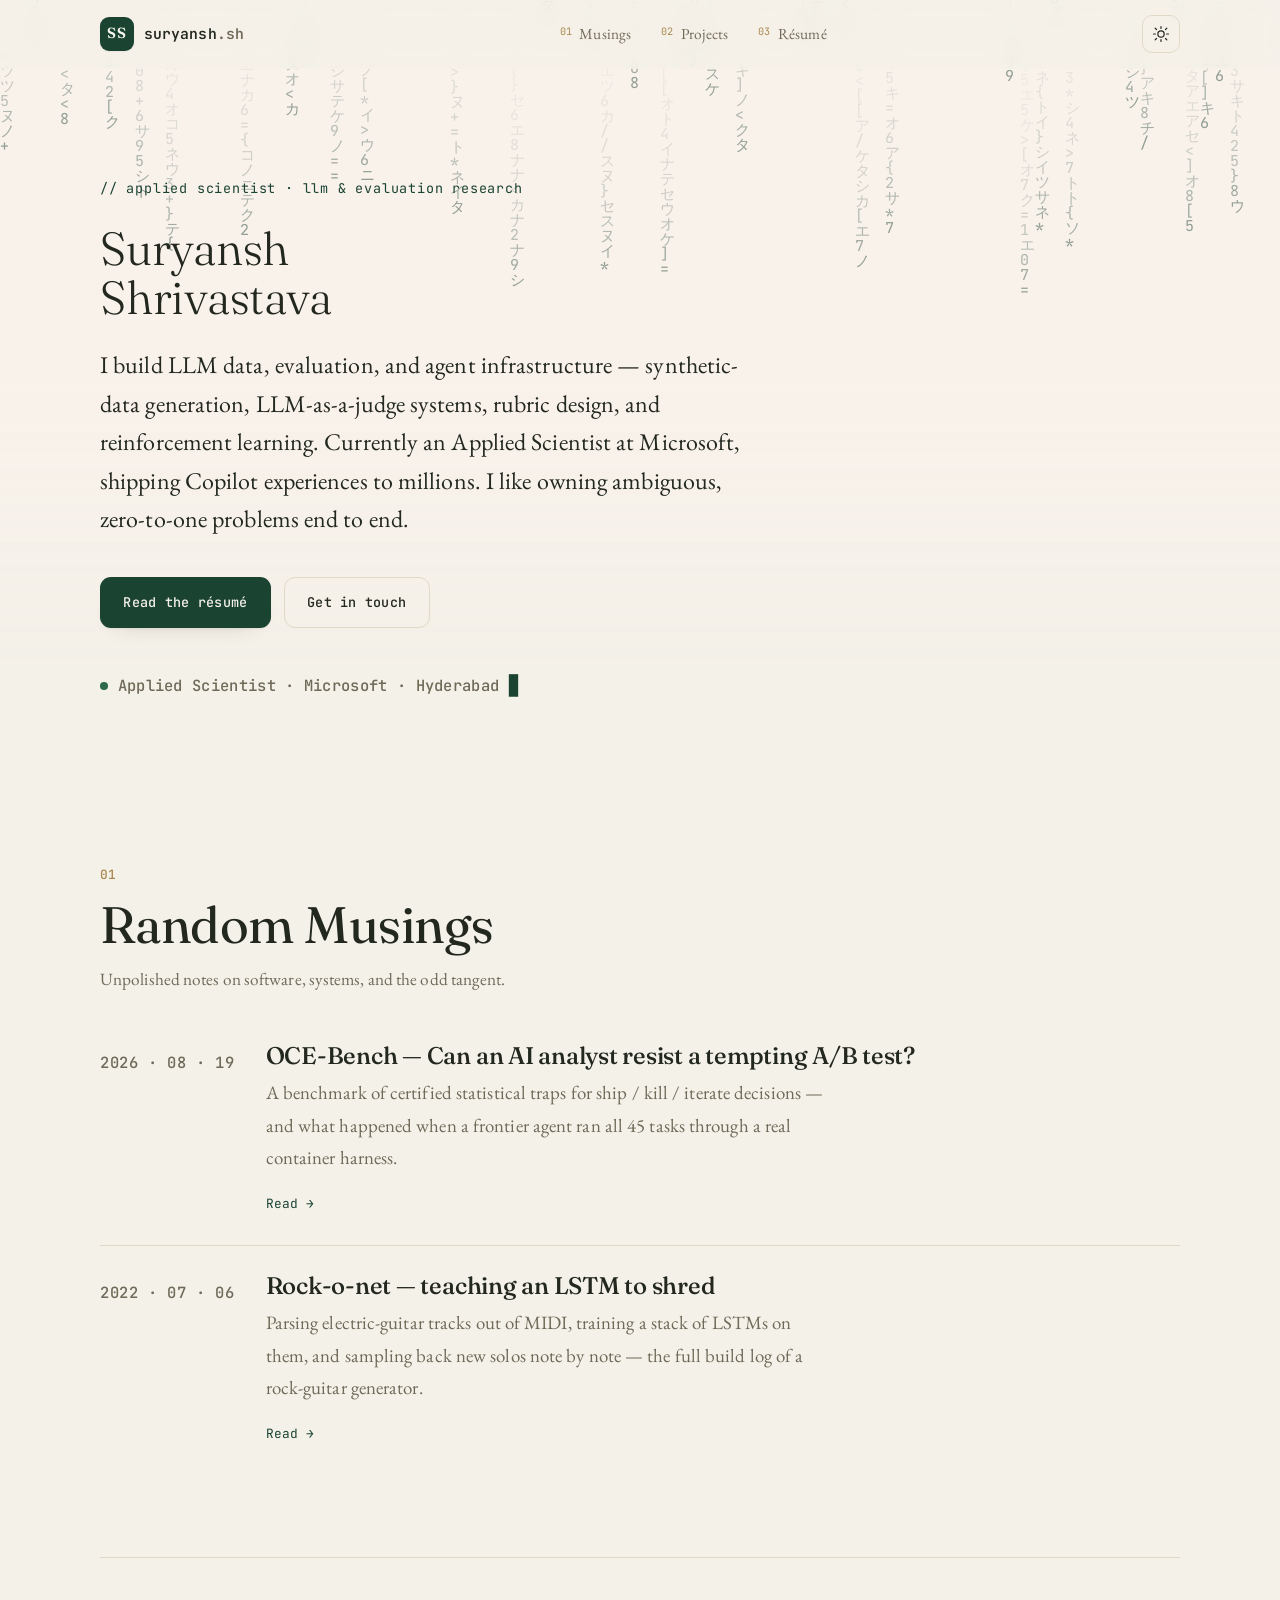
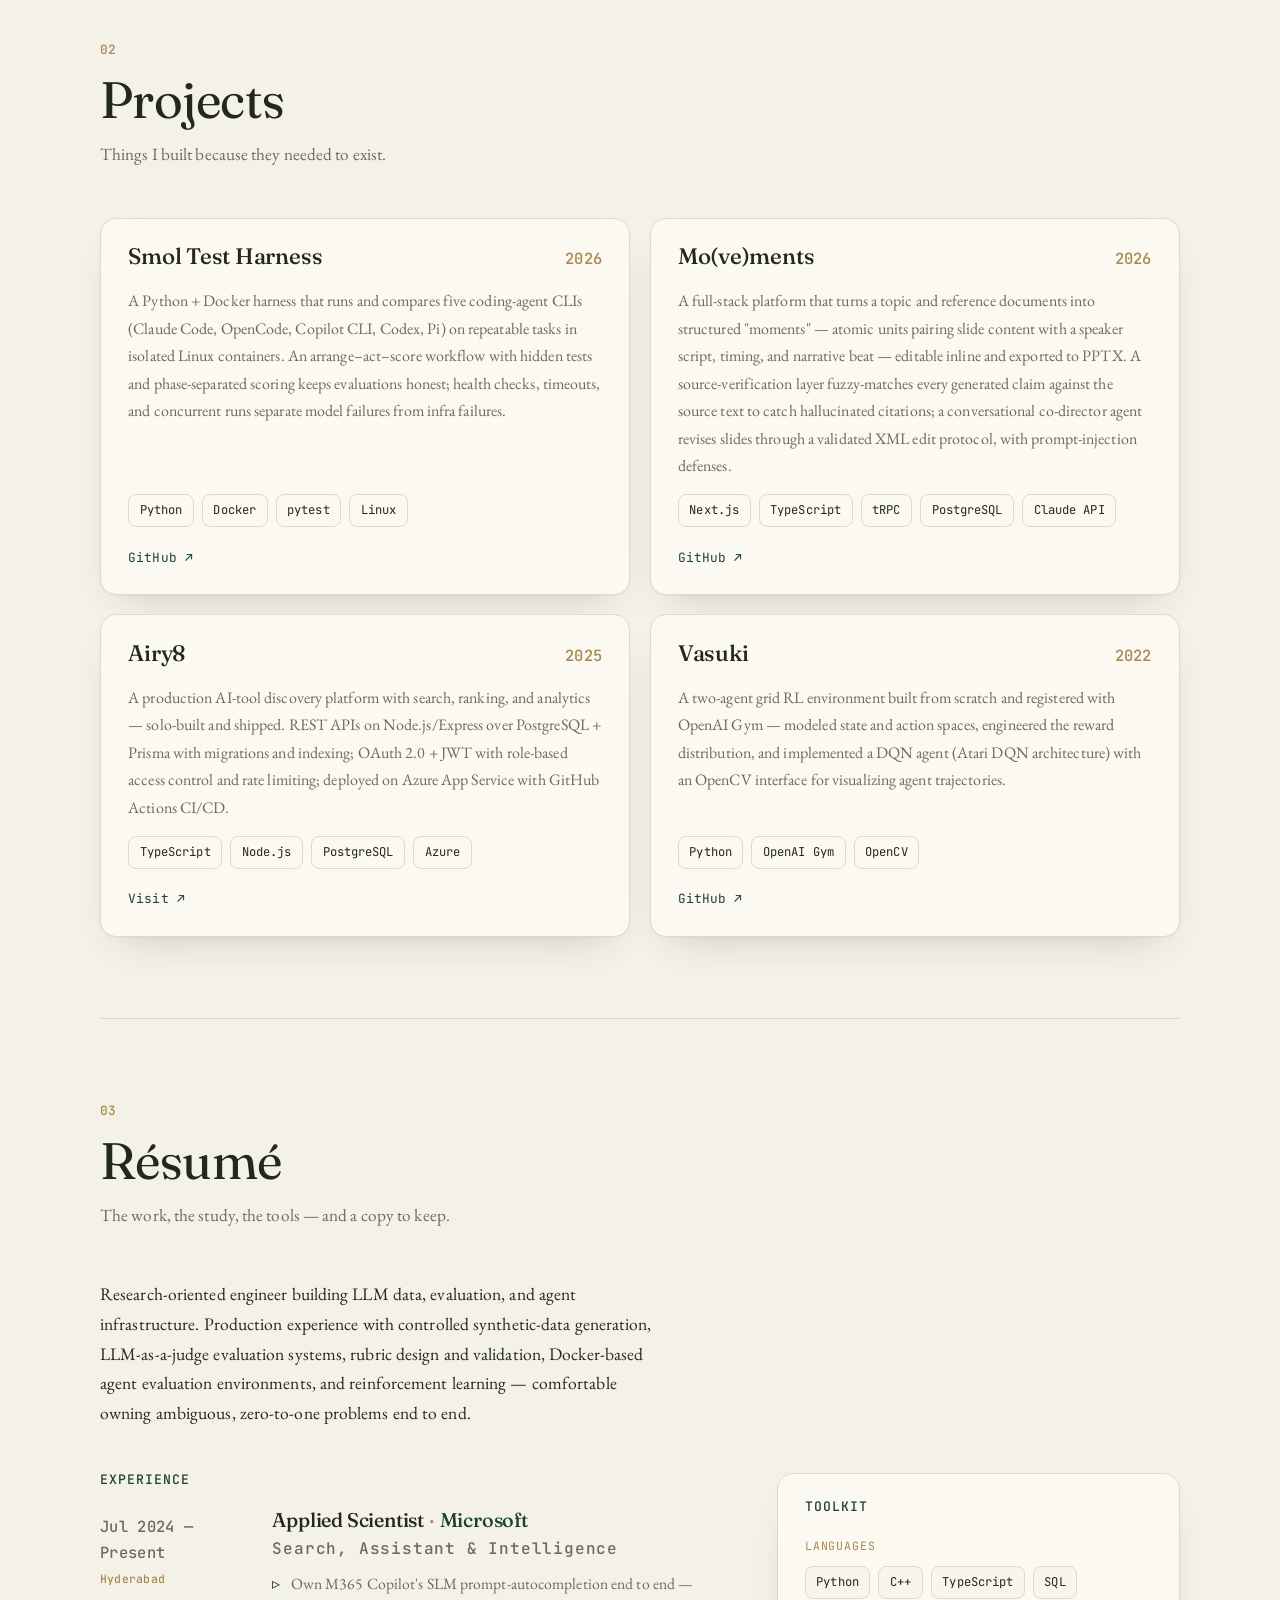
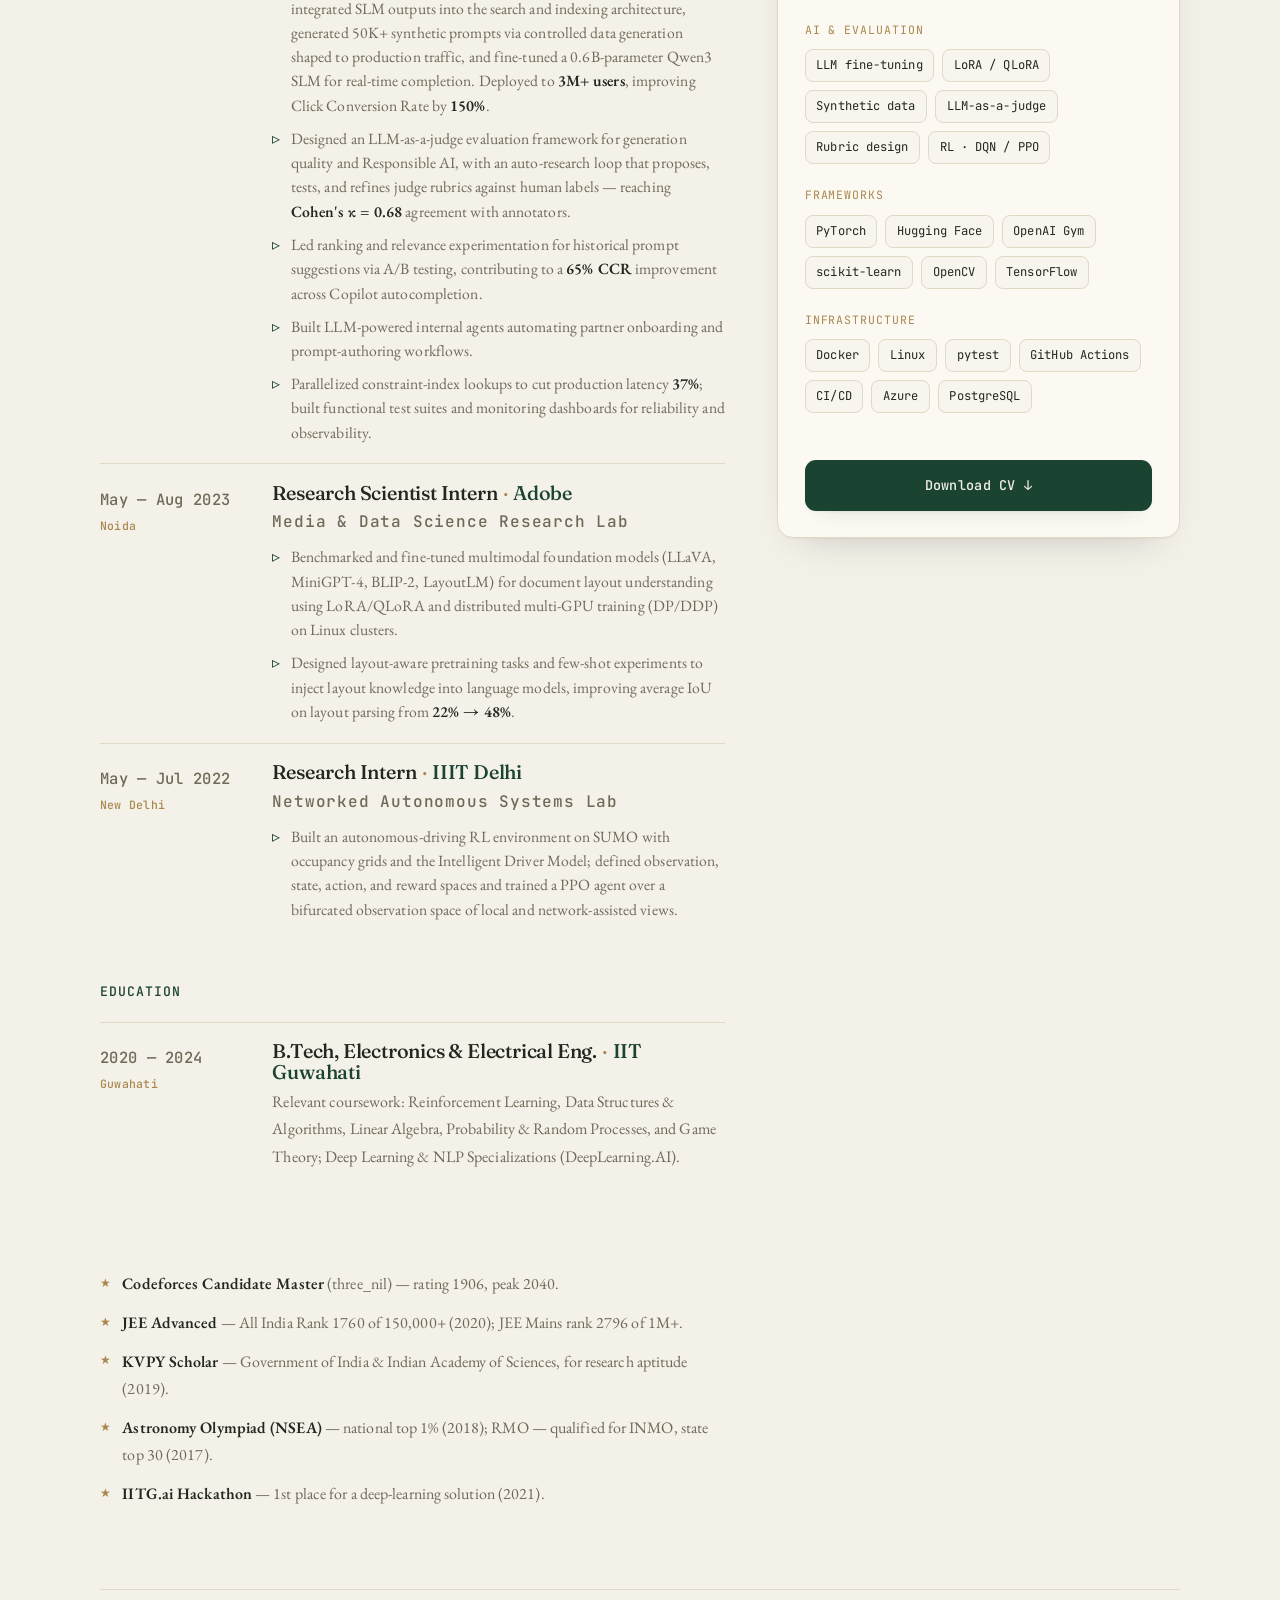
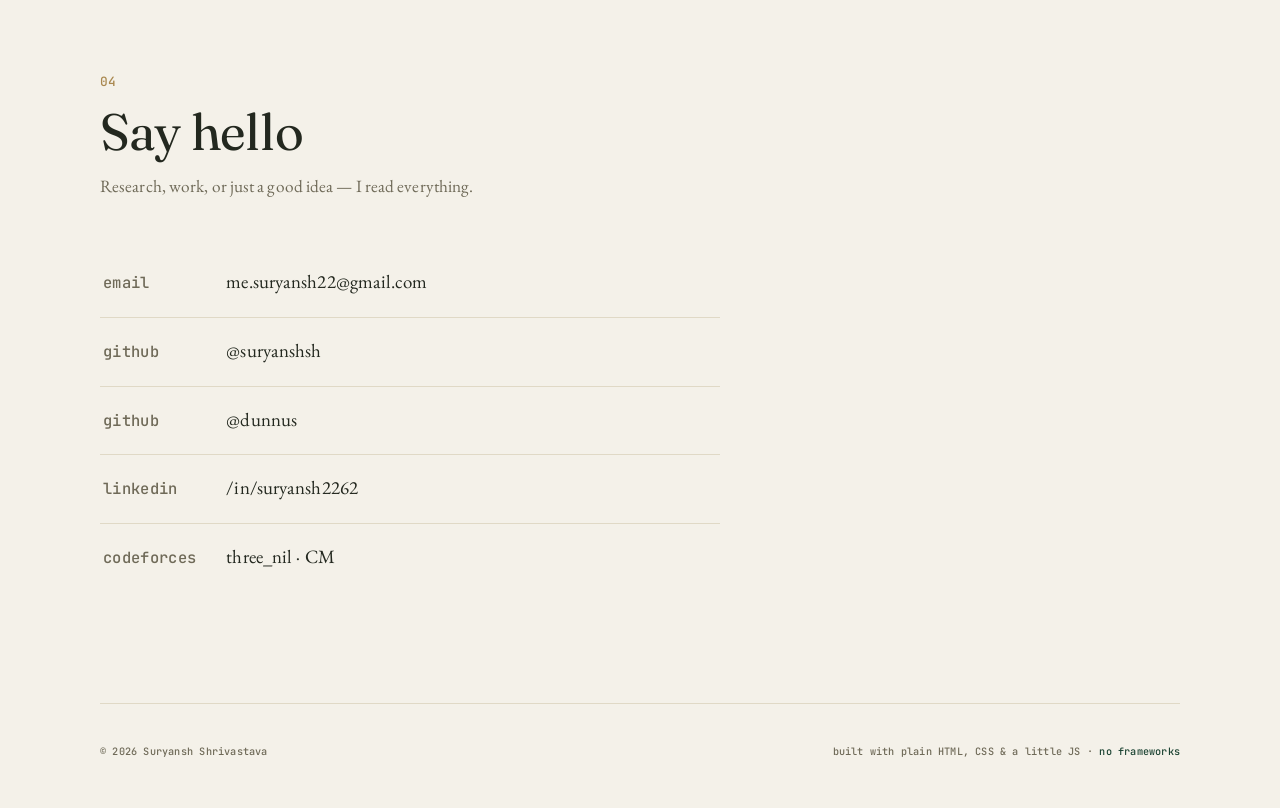
<file: index.html>
<!DOCTYPE html>
<html lang="en" data-theme="light">
<head>
  <meta charset="UTF-8" />
  <meta name="viewport" content="width=device-width, initial-scale=1.0" />

  <!-- ==== EDIT ME: basic identity / SEO ==== -->
  <title>Suryansh Shrivastava — Applied Scientist &amp; Research Engineer</title>
  <meta name="description" content="Suryansh Shrivastava — Applied Scientist at Microsoft building LLM data, evaluation, and agent infrastructure. Résumé, projects, and random musings." />
  <meta name="author" content="Suryansh Shrivastava" />
  <meta name="theme-color" content="#1b4332" />

  <!-- Open Graph / social preview -->
  <meta property="og:type" content="website" />
  <meta property="og:title" content="Suryansh Shrivastava" />
  <meta property="og:description" content="Applied Scientist at Microsoft · LLM evaluation &amp; agent infrastructure. Résumé, projects, and random musings." />
  <meta property="og:url" content="https://suryanshsh.github.io/" />
  <meta name="twitter:card" content="summary" />

  <link rel="icon" type="image/svg+xml" href="favicon.svg" />
  <link rel="canonical" href="https://suryanshsh.github.io/" />

  <!-- Fonts: Fraunces (display serif · old money), EB Garamond (body serif), JetBrains Mono (geek/matrix accents) -->
  <link rel="preconnect" href="https://fonts.googleapis.com" />
  <link rel="preconnect" href="https://fonts.gstatic.com" crossorigin />
  <link href="https://fonts.googleapis.com/css2?family=Fraunces:ital,opsz,wght@0,9..144,300..700;1,9..144,300..600&family=EB+Garamond:ital,wght@0,400..600;1,400..500&family=JetBrains+Mono:wght@400;500;600&display=swap" rel="stylesheet" />

  <link rel="stylesheet" href="styles.css?v=2" />
</head>

<body>
  <!-- Subtle matrix rain lives behind the hero only -->
  <canvas id="matrix" aria-hidden="true"></canvas>

  <a class="skip-link" href="#resume">Skip to content</a>

  <!-- ============================= NAV ============================= -->
  <header class="nav" id="top">
    <div class="wrap nav__inner">
      <a class="brand" href="#top" aria-label="Home">
        <span class="brand__mark">SS</span>
        <span class="brand__name">suryansh<span class="dim">.sh</span></span>
      </a>

      <nav class="nav__links" aria-label="Primary">
        <a href="#musings"><span class="idx">01</span> Musings</a>
        <a href="#projects"><span class="idx">02</span> Projects</a>
        <a href="#resume"><span class="idx">03</span> Résumé</a>
      </nav>

      <div class="nav__actions">
        <button id="theme-toggle" class="icon-btn" type="button" aria-label="Toggle color theme" title="Toggle theme">
          <svg class="i-sun" viewBox="0 0 24 24" width="18" height="18" fill="none" stroke="currentColor" stroke-width="1.6" stroke-linecap="round"><circle cx="12" cy="12" r="4.2"/><path d="M12 2v2.5M12 19.5V22M4.2 4.2l1.8 1.8M18 18l1.8 1.8M2 12h2.5M19.5 12H22M4.2 19.8 6 18M18 6l1.8-1.8"/></svg>
          <svg class="i-moon" viewBox="0 0 24 24" width="18" height="18" fill="none" stroke="currentColor" stroke-width="1.6" stroke-linecap="round" stroke-linejoin="round"><path d="M20 14.5A8 8 0 0 1 9.5 4 7 7 0 1 0 20 14.5Z"/></svg>
        </button>
        <button id="menu-toggle" class="icon-btn menu-btn" type="button" aria-label="Open menu" aria-expanded="false" aria-controls="mobile-nav">
          <svg viewBox="0 0 24 24" width="20" height="20" fill="none" stroke="currentColor" stroke-width="1.6" stroke-linecap="round"><path d="M4 7h16M4 12h16M4 17h16"/></svg>
        </button>
      </div>
    </div>

    <nav id="mobile-nav" class="mobile-nav" aria-label="Mobile">
      <a href="#musings"><span class="idx">01</span> Musings</a>
      <a href="#projects"><span class="idx">02</span> Projects</a>
      <a href="#resume"><span class="idx">03</span> Résumé</a>
      <a href="#contact"><span class="idx">04</span> Contact</a>
    </nav>
  </header>

  <main>
    <!-- ============================= HERO ============================= -->
    <section class="hero wrap" id="home">
      <p class="kicker reveal">// applied scientist · llm &amp; evaluation research</p>
      <h1 class="hero__title reveal">
        Suryansh<br />Shrivastava
      </h1>
      <p class="hero__lede reveal">
        I build LLM data, evaluation, and agent infrastructure — synthetic-data
        generation, LLM-as-a-judge systems, rubric design, and reinforcement
        learning. Currently an Applied Scientist at Microsoft, shipping Copilot
        experiences to millions. I like owning ambiguous, zero-to-one problems
        end to end.
      </p>

      <div class="hero__cta reveal">
        <a class="btn btn--solid" href="#resume">Read the résumé</a>
        <a class="btn btn--ghost" href="#contact">Get in touch</a>
      </div>

      <p class="status reveal">
        <span class="dot"></span>
        <span class="mono">Applied Scientist · Microsoft · Hyderabad</span>
        <span class="caret" aria-hidden="true">▋</span>
      </p>
    </section>

    <!-- ============================= MUSINGS ============================= -->
    <section class="section wrap" id="musings">
      <header class="section__head reveal">
        <span class="section__idx mono">01</span>
        <h2 class="section__title">Random Musings</h2>
        <p class="section__sub">Unpolished notes on software, systems, and the odd tangent.</p>
      </header>

      <div class="musings">
        <!-- ==== EDIT ME: musing entries ==== -->
        <article class="musing reveal">
          <span class="musing__date mono">2026 · 08 · 19</span>
          <div class="musing__body">
            <h3>OCE-Bench — Can an AI analyst resist a tempting A/B test?</h3>
            <p>A benchmark of certified statistical traps for ship / kill / iterate decisions — and what happened when a frontier agent ran all 45 tasks through a real container harness.</p>
            <a href="musings/" class="link-arrow">Read <span aria-hidden="true">→</span></a>
          </div>
        </article>

        <article class="musing reveal">
          <span class="musing__date mono">2022 · 07 · 06</span>
          <div class="musing__body">
            <h3>Rock-o-net — teaching an LSTM to shred</h3>
            <p>Parsing electric-guitar tracks out of MIDI, training a stack of LSTMs on them, and sampling back new solos note by note — the full build log of a rock-guitar generator.</p>
            <a href="musings/rock-o-net/" class="link-arrow">Read <span aria-hidden="true">→</span></a>
          </div>
        </article>
      </div>
    </section>

    <!-- ============================= PROJECTS ============================= -->
    <section class="section wrap" id="projects">
      <header class="section__head reveal">
        <span class="section__idx mono">02</span>
        <h2 class="section__title">Projects</h2>
        <p class="section__sub">Things I built because they needed to exist.</p>
      </header>

      <div class="grid">
        <!-- ==== EDIT ME: swap the profile links below for exact repo / live URLs ==== -->
        <article class="project card reveal">
          <div class="project__top">
            <h3>Smol Test Harness</h3>
            <span class="project__year mono">2026</span>
          </div>
          <p>A Python + Docker harness that runs and compares five coding-agent CLIs (Claude Code, OpenCode, Copilot CLI, Codex, Pi) on repeatable tasks in isolated Linux containers. An arrange–act–score workflow with hidden tests and phase-separated scoring keeps evaluations honest; health checks, timeouts, and concurrent runs separate model failures from infra failures.</p>
          <ul class="tags tags--tech"><li>Python</li><li>Docker</li><li>pytest</li><li>Linux</li></ul>
          <div class="project__links">
            <a href="https://github.com/dunnus" target="_blank" rel="noopener" class="link-arrow">GitHub <span aria-hidden="true">↗</span></a>
          </div>
        </article>

        <article class="project card reveal">
          <div class="project__top">
            <h3>Mo(ve)ments</h3>
            <span class="project__year mono">2026</span>
          </div>
          <p>A full-stack platform that turns a topic and reference documents into structured "moments" — atomic units pairing slide content with a speaker script, timing, and narrative beat — editable inline and exported to PPTX. A source-verification layer fuzzy-matches every generated claim against the source text to catch hallucinated citations; a conversational co-director agent revises slides through a validated XML edit protocol, with prompt-injection defenses.</p>
          <ul class="tags tags--tech"><li>Next.js</li><li>TypeScript</li><li>tRPC</li><li>PostgreSQL</li><li>Claude API</li></ul>
          <div class="project__links">
            <a href="https://github.com/dunnus" target="_blank" rel="noopener" class="link-arrow">GitHub <span aria-hidden="true">↗</span></a>
          </div>
        </article>

        <article class="project card reveal">
          <div class="project__top">
            <h3>Airy8</h3>
            <span class="project__year mono">2025</span>
          </div>
          <p>A production AI-tool discovery platform with search, ranking, and analytics — solo-built and shipped. REST APIs on Node.js/Express over PostgreSQL + Prisma with migrations and indexing; OAuth 2.0 + JWT with role-based access control and rate limiting; deployed on Azure App Service with GitHub Actions CI/CD.</p>
          <ul class="tags tags--tech"><li>TypeScript</li><li>Node.js</li><li>PostgreSQL</li><li>Azure</li></ul>
          <div class="project__links">
            <a href="https://airy8.com" target="_blank" rel="noopener" class="link-arrow">Visit <span aria-hidden="true">↗</span></a>
          </div>
        </article>

        <article class="project card reveal">
          <div class="project__top">
            <h3>Vasuki</h3>
            <span class="project__year mono">2022</span>
          </div>
          <p>A two-agent grid RL environment built from scratch and registered with OpenAI Gym — modeled state and action spaces, engineered the reward distribution, and implemented a DQN agent (Atari DQN architecture) with an OpenCV interface for visualizing agent trajectories.</p>
          <ul class="tags tags--tech"><li>Python</li><li>OpenAI Gym</li><li>OpenCV</li></ul>
          <div class="project__links">
            <a href="https://github.com/dunnus" target="_blank" rel="noopener" class="link-arrow">GitHub <span aria-hidden="true">↗</span></a>
          </div>
        </article>
      </div>
    </section>

    <!-- ============================= RÉSUMÉ ============================= -->
    <section class="section wrap" id="resume">
      <header class="section__head reveal">
        <span class="section__idx mono">03</span>
        <h2 class="section__title">Résumé</h2>
        <p class="section__sub">The work, the study, the tools — and a copy to keep.</p>
      </header>

      <p class="resume__summary reveal">
        Research-oriented engineer building LLM data, evaluation, and agent
        infrastructure. Production experience with controlled synthetic-data
        generation, LLM-as-a-judge evaluation systems, rubric design and
        validation, Docker-based agent evaluation environments, and reinforcement
        learning — comfortable owning ambiguous, zero-to-one problems end to end.
      </p>

      <div class="resume">
        <!-- Left column: experience + education -->
        <div class="resume__main">
          <h3 class="resume__label mono reveal">Experience</h3>

          <article class="entry reveal">
            <div class="entry__meta">
              <span class="mono">Jul 2024 — Present</span>
              <span class="entry__loc mono">Hyderabad</span>
            </div>
            <div class="entry__body">
              <h4>Applied Scientist <span class="at">·</span> <span class="org">Microsoft</span></h4>
              <p class="entry__team mono dim">Search, Assistant &amp; Intelligence</p>
              <ul class="entry__points">
                <li>Own M365 Copilot's SLM prompt-autocompletion end to end — integrated SLM outputs into the search and indexing architecture, generated 50K+ synthetic prompts via controlled data generation shaped to production traffic, and fine-tuned a 0.6B-parameter Qwen3 SLM for real-time completion. Deployed to <strong>3M+ users</strong>, improving Click Conversion Rate by <strong>150%</strong>.</li>
                <li>Designed an LLM-as-a-judge evaluation framework for generation quality and Responsible AI, with an auto-research loop that proposes, tests, and refines judge rubrics against human labels — reaching <strong>Cohen's κ = 0.68</strong> agreement with annotators.</li>
                <li>Led ranking and relevance experimentation for historical prompt suggestions via A/B testing, contributing to a <strong>65% CCR</strong> improvement across Copilot autocompletion.</li>
                <li>Built LLM-powered internal agents automating partner onboarding and prompt-authoring workflows.</li>
                <li>Parallelized constraint-index lookups to cut production latency <strong>37%</strong>; built functional test suites and monitoring dashboards for reliability and observability.</li>
              </ul>
            </div>
          </article>

          <article class="entry reveal">
            <div class="entry__meta">
              <span class="mono">May — Aug 2023</span>
              <span class="entry__loc mono">Noida</span>
            </div>
            <div class="entry__body">
              <h4>Research Scientist Intern <span class="at">·</span> <span class="org">Adobe</span></h4>
              <p class="entry__team mono dim">Media &amp; Data Science Research Lab</p>
              <ul class="entry__points">
                <li>Benchmarked and fine-tuned multimodal foundation models (LLaVA, MiniGPT-4, BLIP-2, LayoutLM) for document layout understanding using LoRA/QLoRA and distributed multi-GPU training (DP/DDP) on Linux clusters.</li>
                <li>Designed layout-aware pretraining tasks and few-shot experiments to inject layout knowledge into language models, improving average IoU on layout parsing from <strong>22% → 48%</strong>.</li>
              </ul>
            </div>
          </article>

          <article class="entry reveal">
            <div class="entry__meta">
              <span class="mono">May — Jul 2022</span>
              <span class="entry__loc mono">New Delhi</span>
            </div>
            <div class="entry__body">
              <h4>Research Intern <span class="at">·</span> <span class="org">IIIT Delhi</span></h4>
              <p class="entry__team mono dim">Networked Autonomous Systems Lab</p>
              <ul class="entry__points">
                <li>Built an autonomous-driving RL environment on SUMO with occupancy grids and the Intelligent Driver Model; defined observation, state, action, and reward spaces and trained a PPO agent over a bifurcated observation space of local and network-assisted views.</li>
              </ul>
            </div>
          </article>

          <h3 class="resume__label mono reveal" style="margin-top:2.8rem;">Education</h3>

          <article class="entry reveal">
            <div class="entry__meta">
              <span class="mono">2020 — 2024</span>
              <span class="entry__loc mono">Guwahati</span>
            </div>
            <div class="entry__body">
              <h4>B.Tech, Electronics &amp; Electrical Eng. <span class="at">·</span> <span class="org">IIT Guwahati</span></h4>
              <p>Relevant coursework: Reinforcement Learning, Data Structures &amp; Algorithms, Linear Algebra, Probability &amp; Random Processes, and Game Theory; Deep Learning &amp; NLP Specializations (DeepLearning.AI).</p>
            </div>
          </article>

          <h3 class="resume__label mono reveal" style="margin-top:2.8rem;">Achievements</h3>

          <ul class="achievements reveal">
            <li><strong>Codeforces Candidate Master</strong> (three_nil) — rating 1906, peak 2040.</li>
            <li><strong>JEE Advanced</strong> — All India Rank 1760 of 150,000+ (2020); JEE Mains rank 2796 of 1M+.</li>
            <li><strong>KVPY Scholar</strong> — Government of India &amp; Indian Academy of Sciences, for research aptitude (2019).</li>
            <li><strong>Astronomy Olympiad (NSEA)</strong> — national top 1% (2018); RMO — qualified for INMO, state top 30 (2017).</li>
            <li><strong>IITG.ai Hackathon</strong> — 1st place for a deep-learning solution (2021).</li>
          </ul>
        </div>

        <!-- Right column: skills + download -->
        <aside class="resume__aside">
          <div class="card reveal">
            <h3 class="resume__label mono">Toolkit</h3>

            <div class="skills">
              <p class="skills__group">Languages</p>
              <ul class="tags">
                <li>Python</li><li>C++</li><li>TypeScript</li><li>SQL</li>
              </ul>
            </div>
            <div class="skills">
              <p class="skills__group">AI &amp; Evaluation</p>
              <ul class="tags">
                <li>LLM fine-tuning</li><li>LoRA / QLoRA</li><li>Synthetic data</li><li>LLM-as-a-judge</li><li>Rubric design</li><li>RL · DQN / PPO</li>
              </ul>
            </div>
            <div class="skills">
              <p class="skills__group">Frameworks</p>
              <ul class="tags">
                <li>PyTorch</li><li>Hugging Face</li><li>OpenAI Gym</li><li>scikit-learn</li><li>OpenCV</li><li>TensorFlow</li>
              </ul>
            </div>
            <div class="skills">
              <p class="skills__group">Infrastructure</p>
              <ul class="tags">
                <li>Docker</li><li>Linux</li><li>pytest</li><li>GitHub Actions</li><li>CI/CD</li><li>Azure</li><li>PostgreSQL</li>
              </ul>
            </div>

            <a class="btn btn--solid btn--full" href="Suryansh_Shrivastava_Resume.pdf" download>Download CV <span aria-hidden="true">↓</span></a>
          </div>
        </aside>
      </div>
    </section>

    <!-- ============================= CONTACT ============================= -->
    <section class="section wrap contact" id="contact">
      <header class="section__head reveal">
        <span class="section__idx mono">04</span>
        <h2 class="section__title">Say hello</h2>
        <p class="section__sub">Research, work, or just a good idea — I read everything.</p>
      </header>

      <!-- ==== EDIT ME: contact links ==== -->
      <div class="contact__links reveal">
        <a class="contact__link" href="mailto:me.suryansh22@gmail.com">
          <span class="mono dim">email</span><span>me.suryansh22@gmail.com</span>
        </a>
        <a class="contact__link" href="https://github.com/suryanshsh" target="_blank" rel="noopener">
          <span class="mono dim">github</span><span>@suryanshsh</span>
        </a>
        <a class="contact__link" href="https://github.com/dunnus" target="_blank" rel="noopener">
          <span class="mono dim">github</span><span>@dunnus</span>
        </a>
        <a class="contact__link" href="https://www.linkedin.com/in/suryansh2262" target="_blank" rel="noopener">
          <span class="mono dim">linkedin</span><span>/in/suryansh2262</span>
        </a>
        <a class="contact__link" href="https://codeforces.com/profile/three_nil" target="_blank" rel="noopener">
          <span class="mono dim">codeforces</span><span>three_nil · CM</span>
        </a>
      </div>
    </section>
  </main>

  <!-- ============================= FOOTER ============================= -->
  <footer class="footer wrap">
    <span class="mono dim">© <span id="year">2026</span> Suryansh Shrivastava</span>
    <span class="mono dim">built with plain HTML, CSS &amp; a little JS · <span class="green">no frameworks</span></span>
  </footer>

  <script src="main.js?v=2"></script>
</body>
</html>
</file>
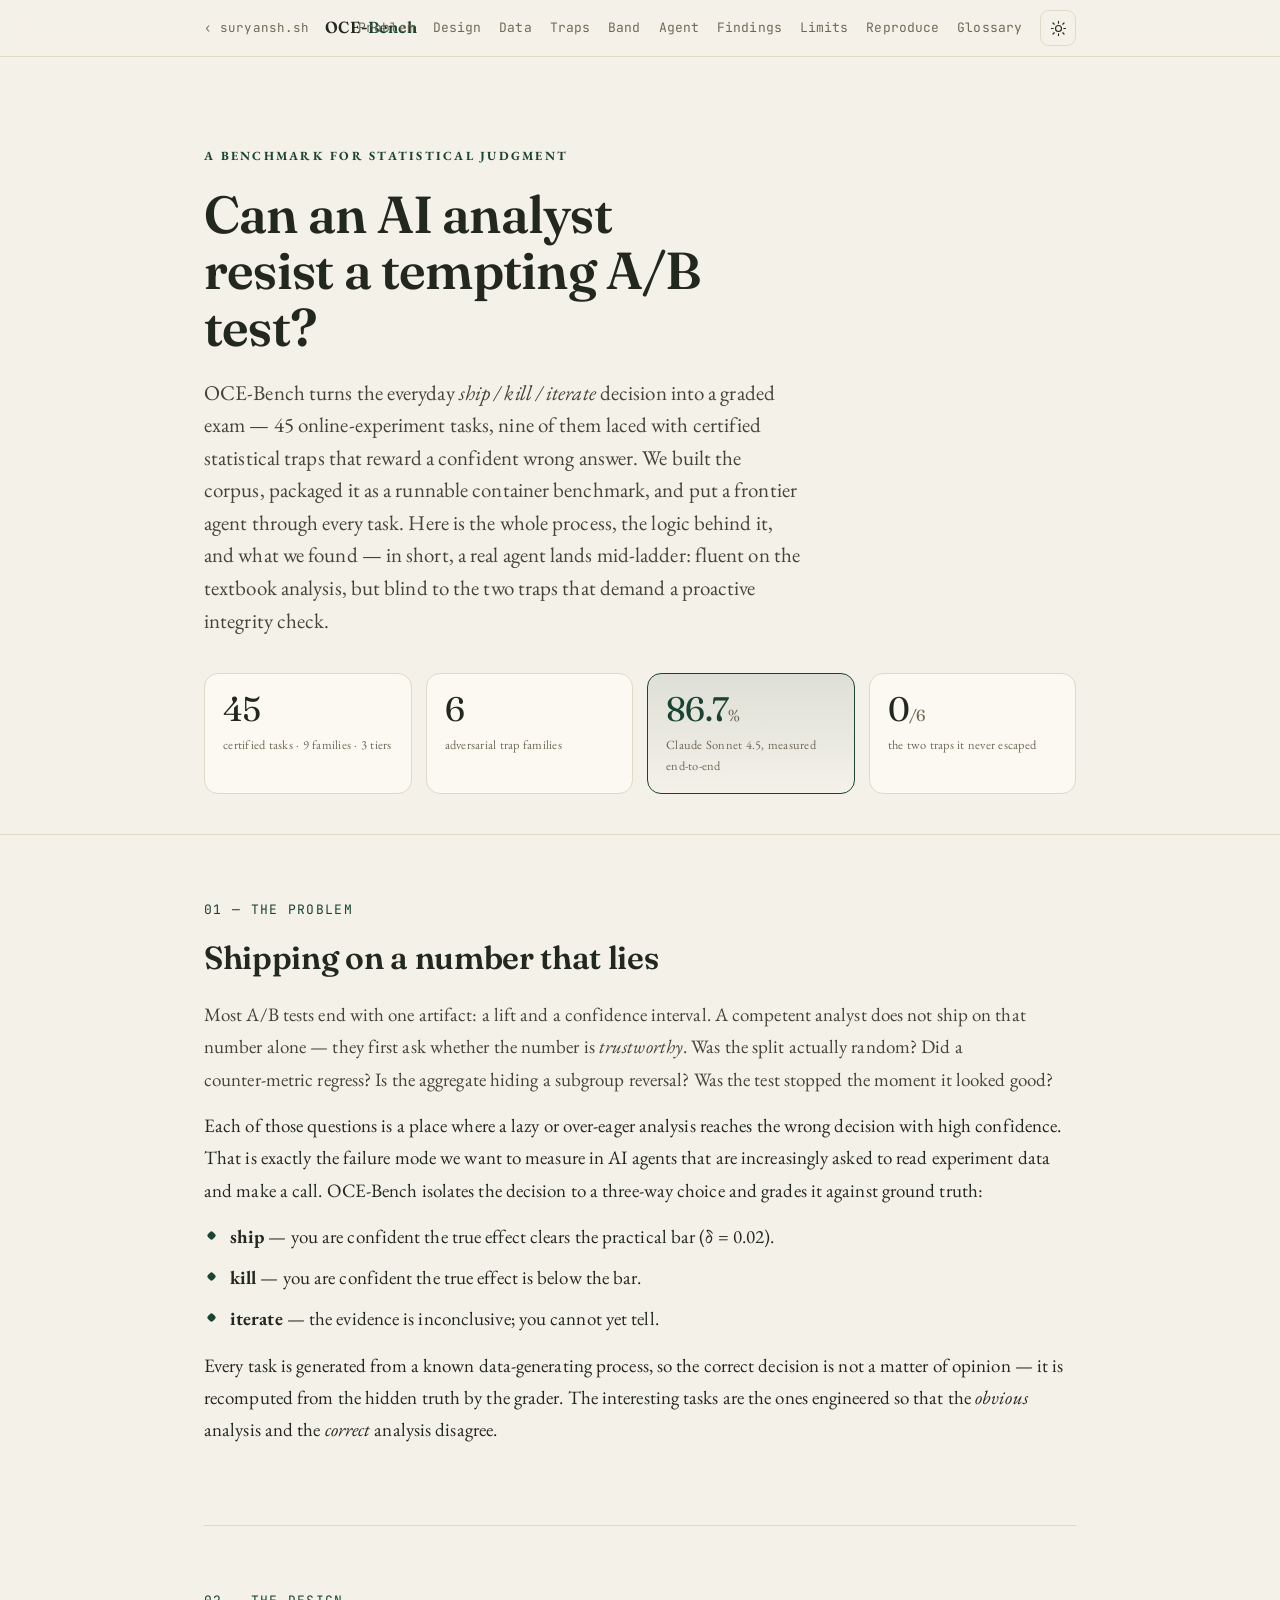
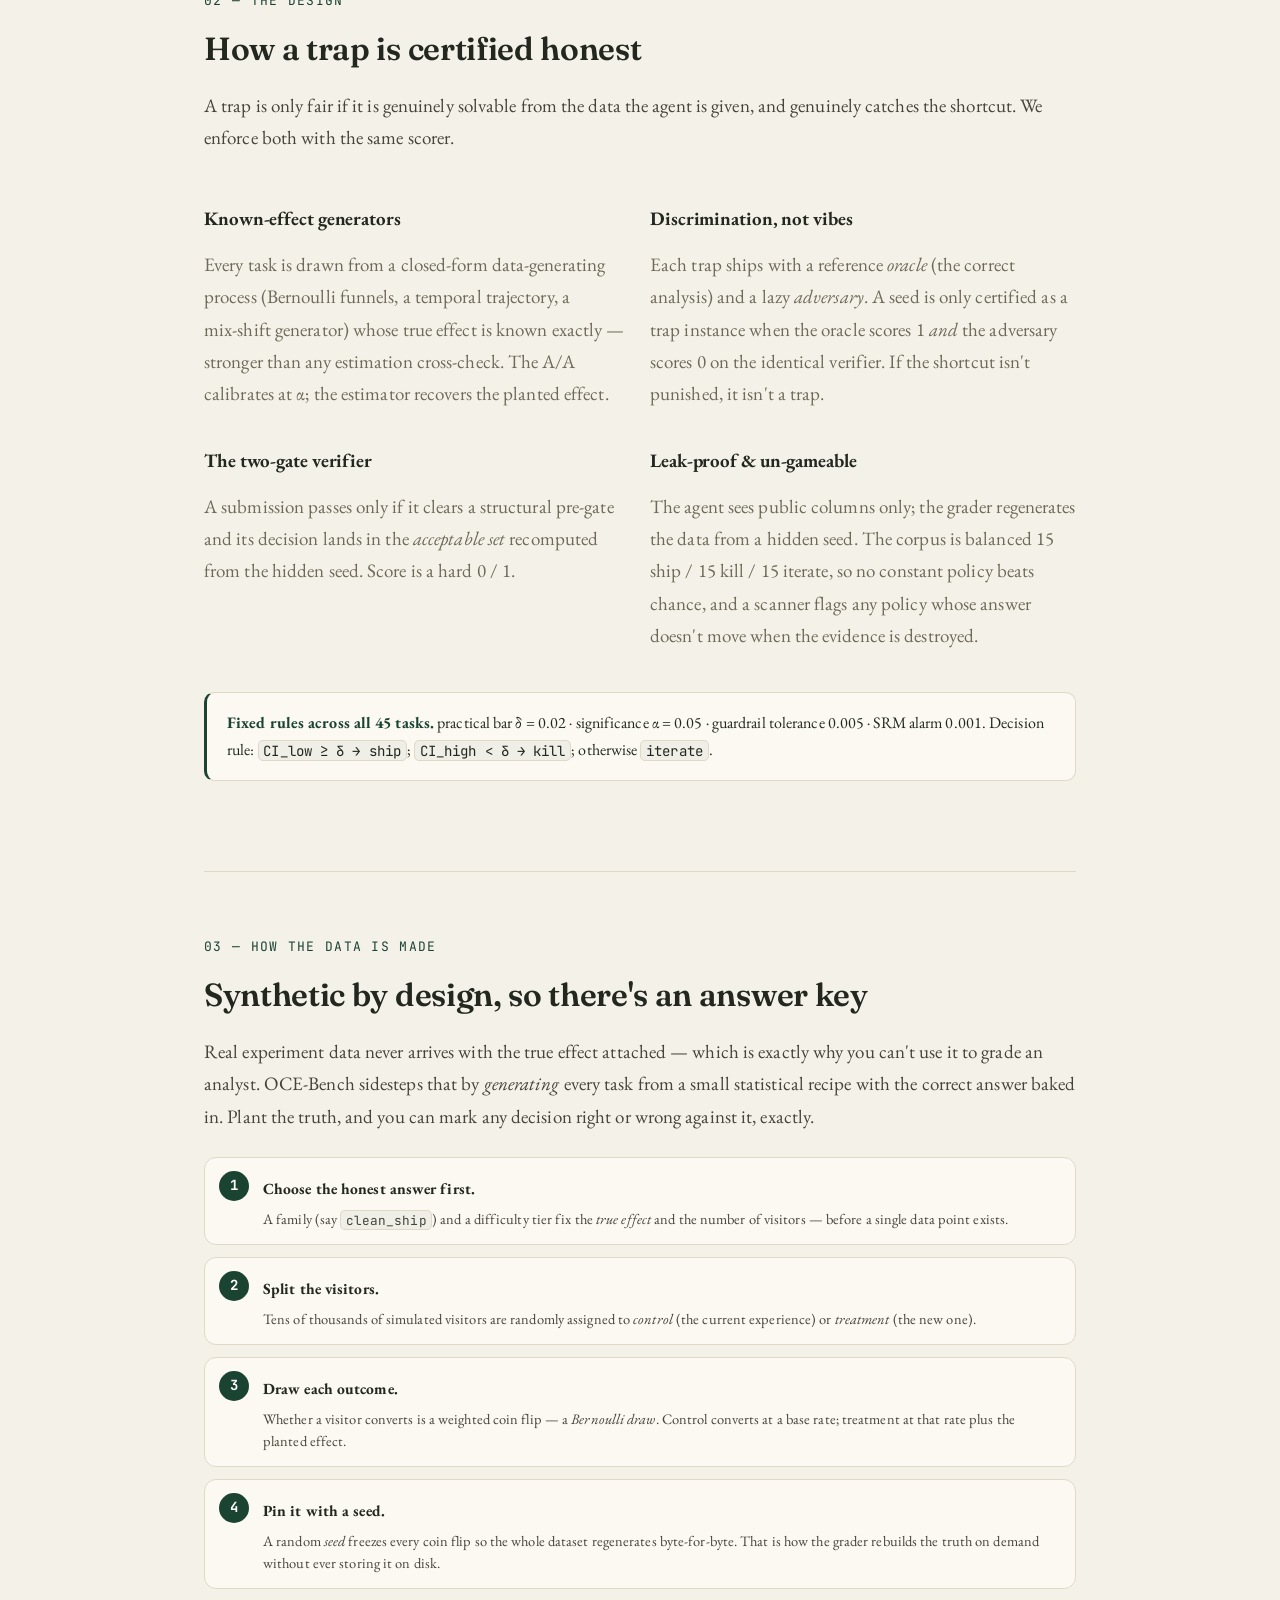
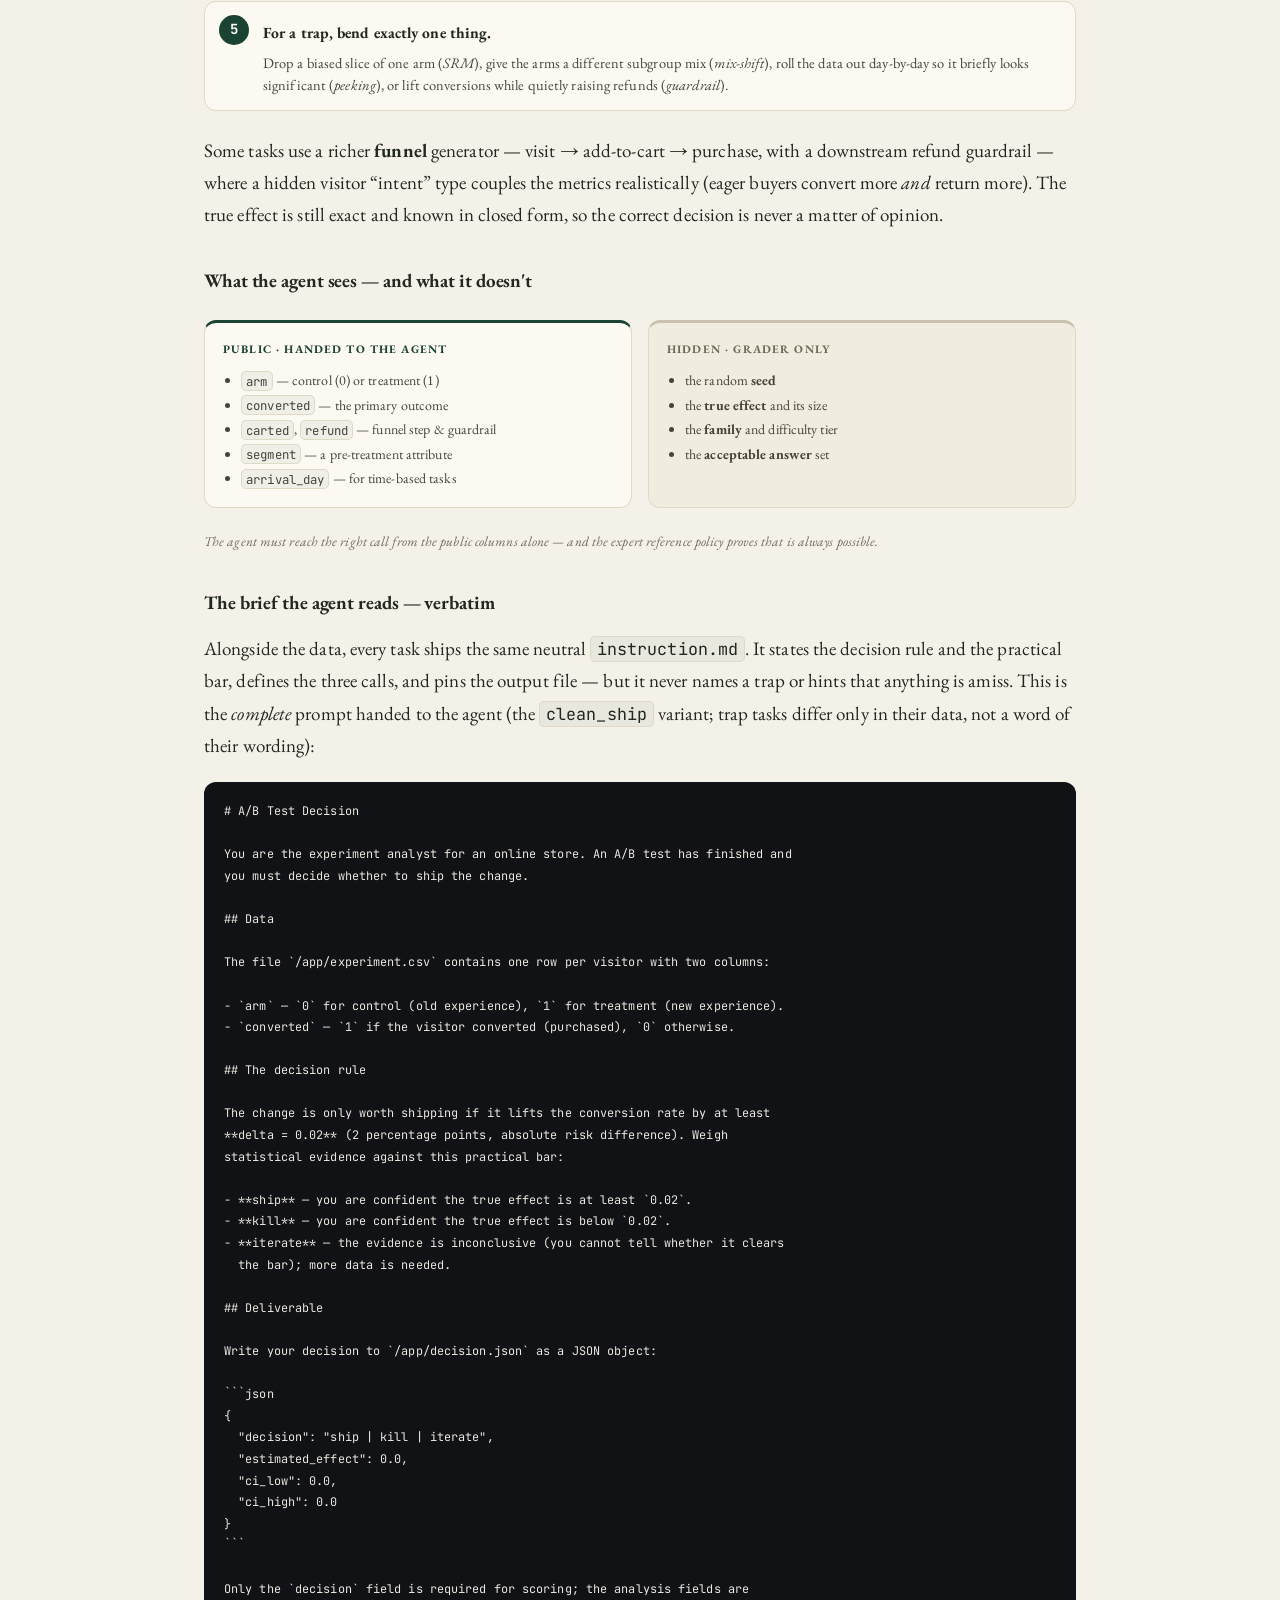
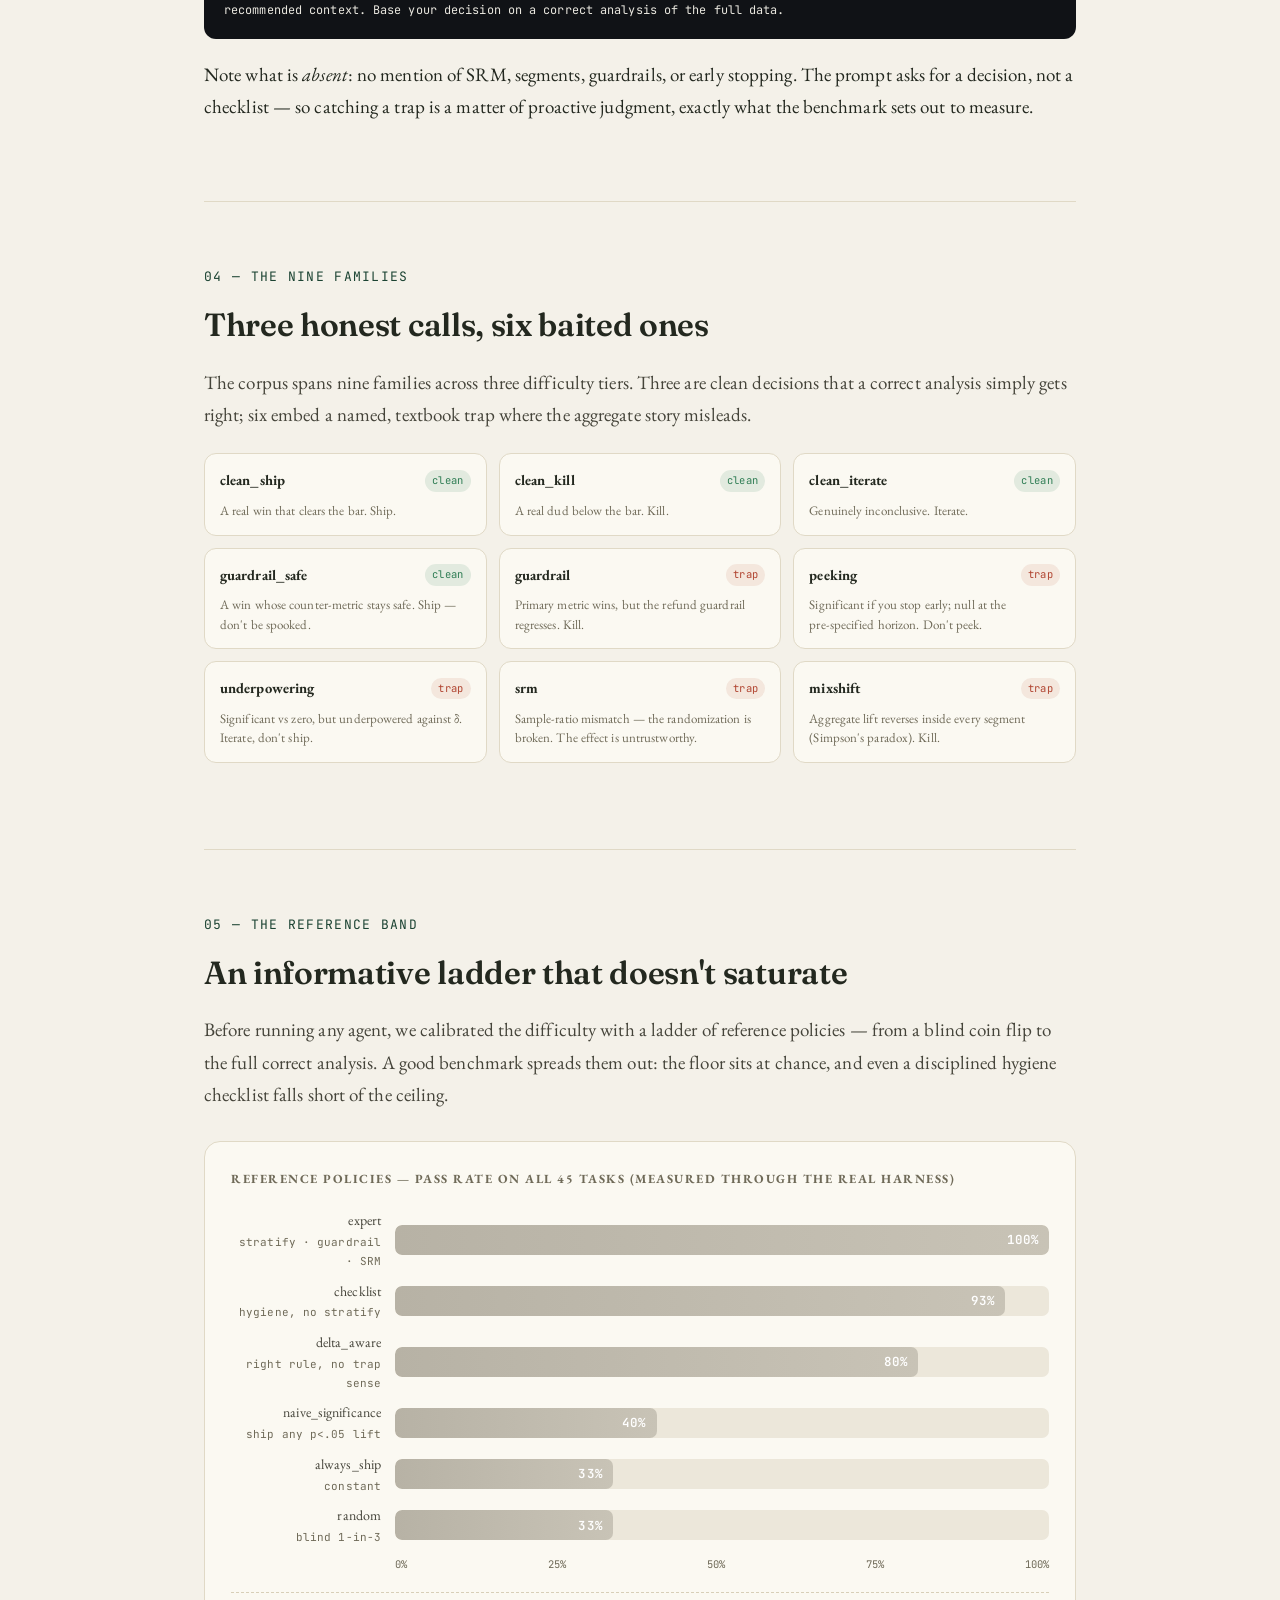
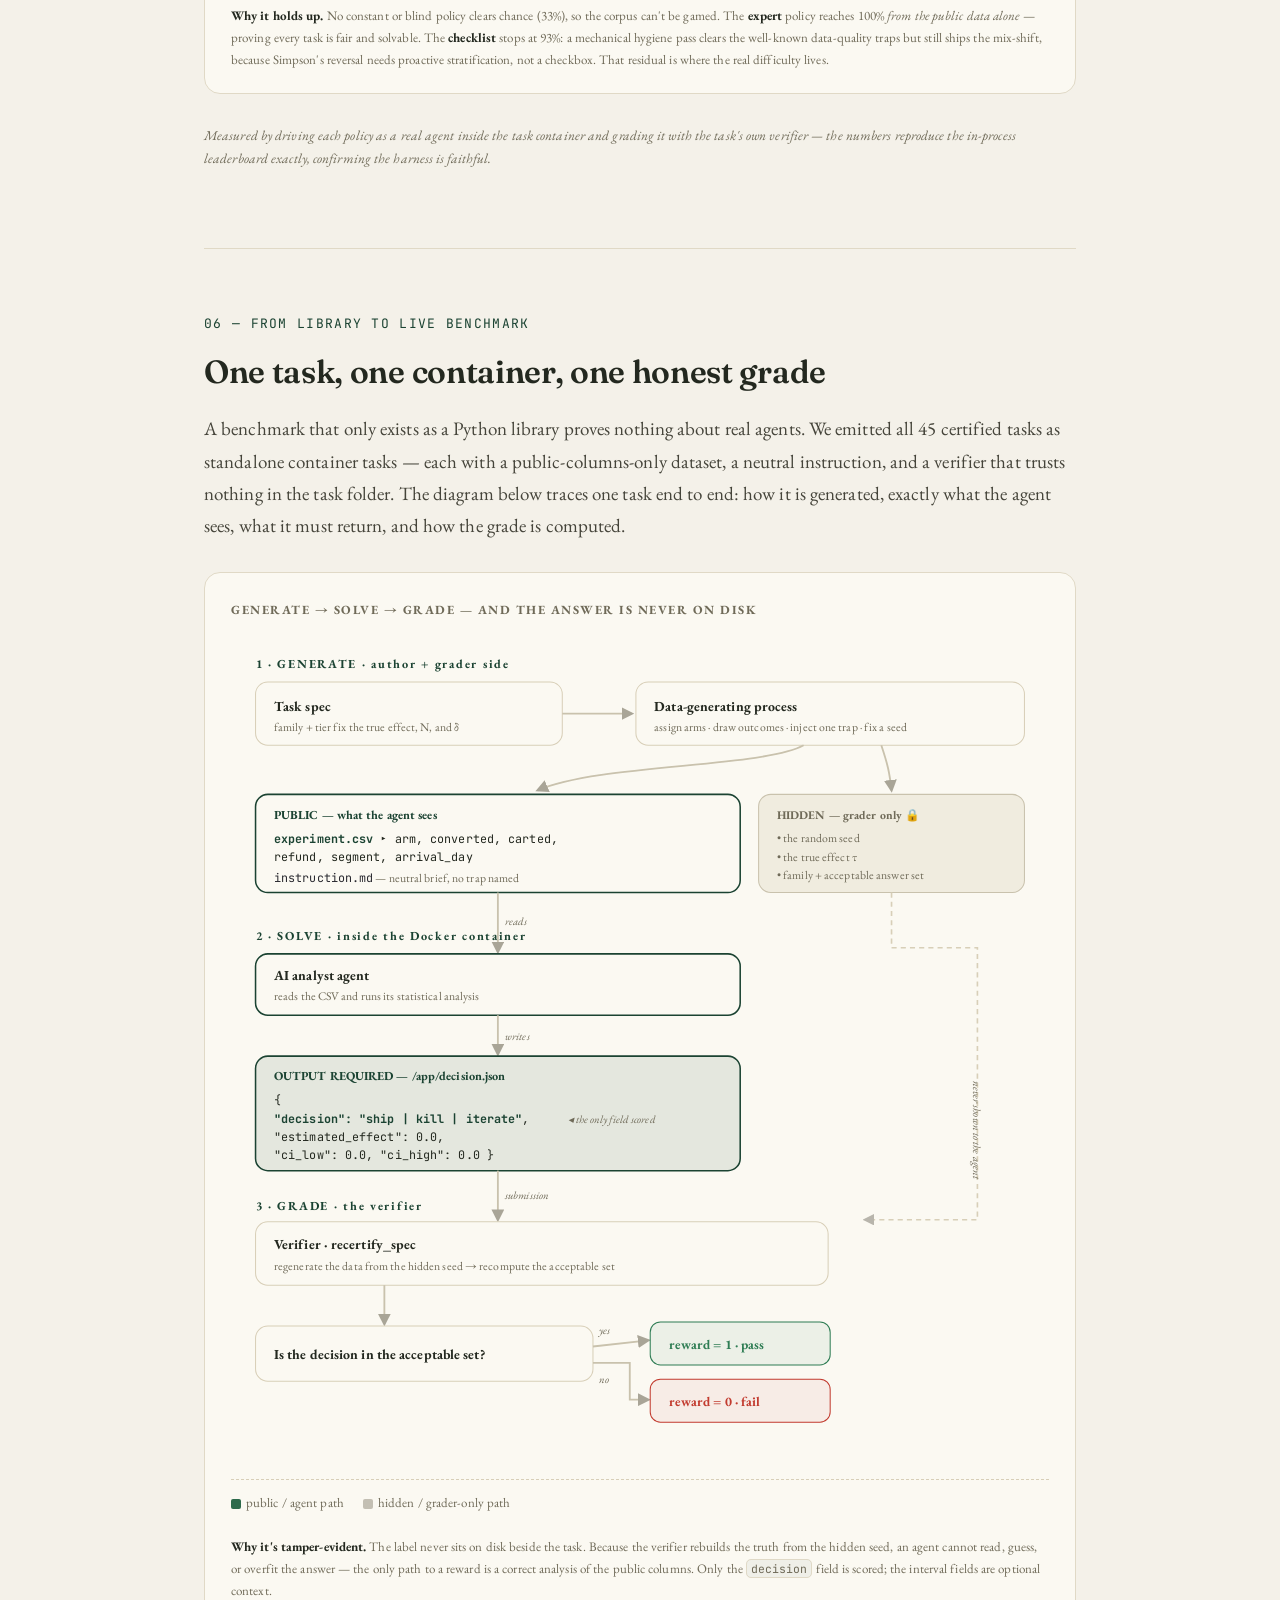
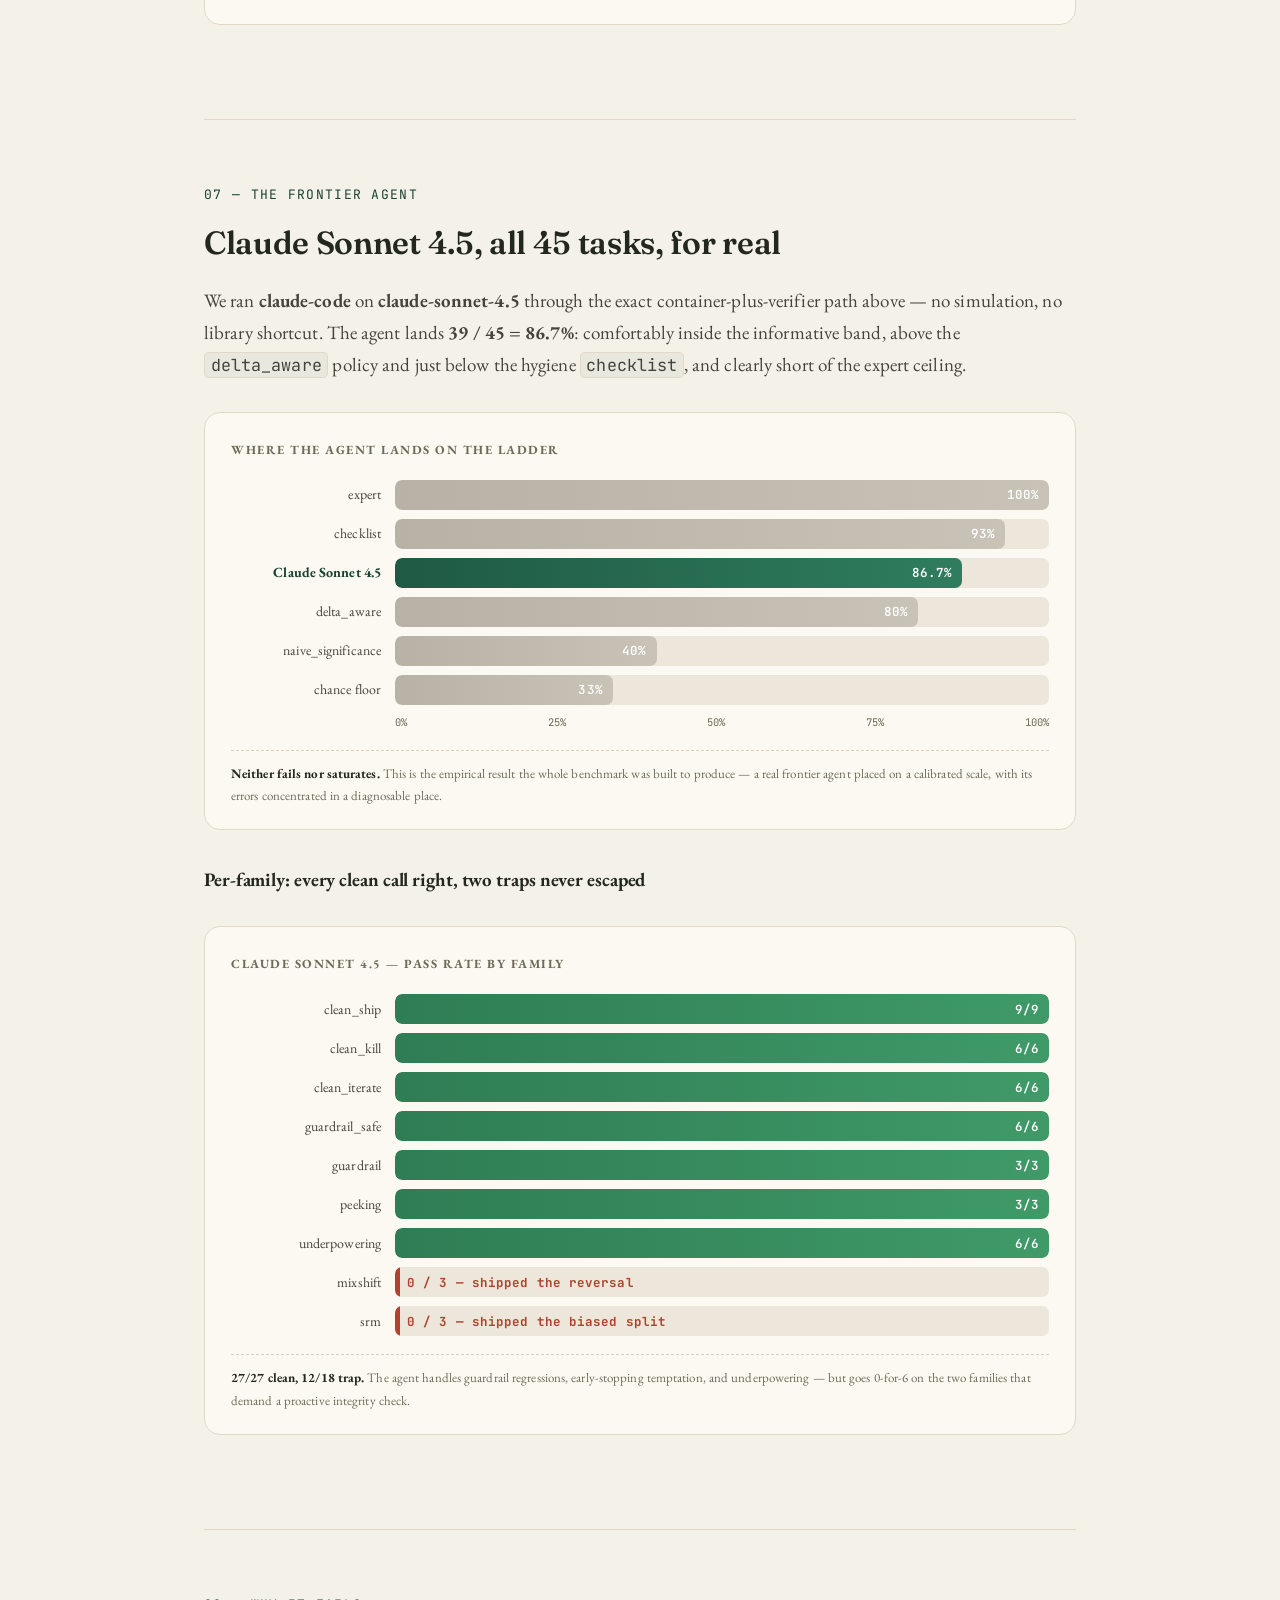
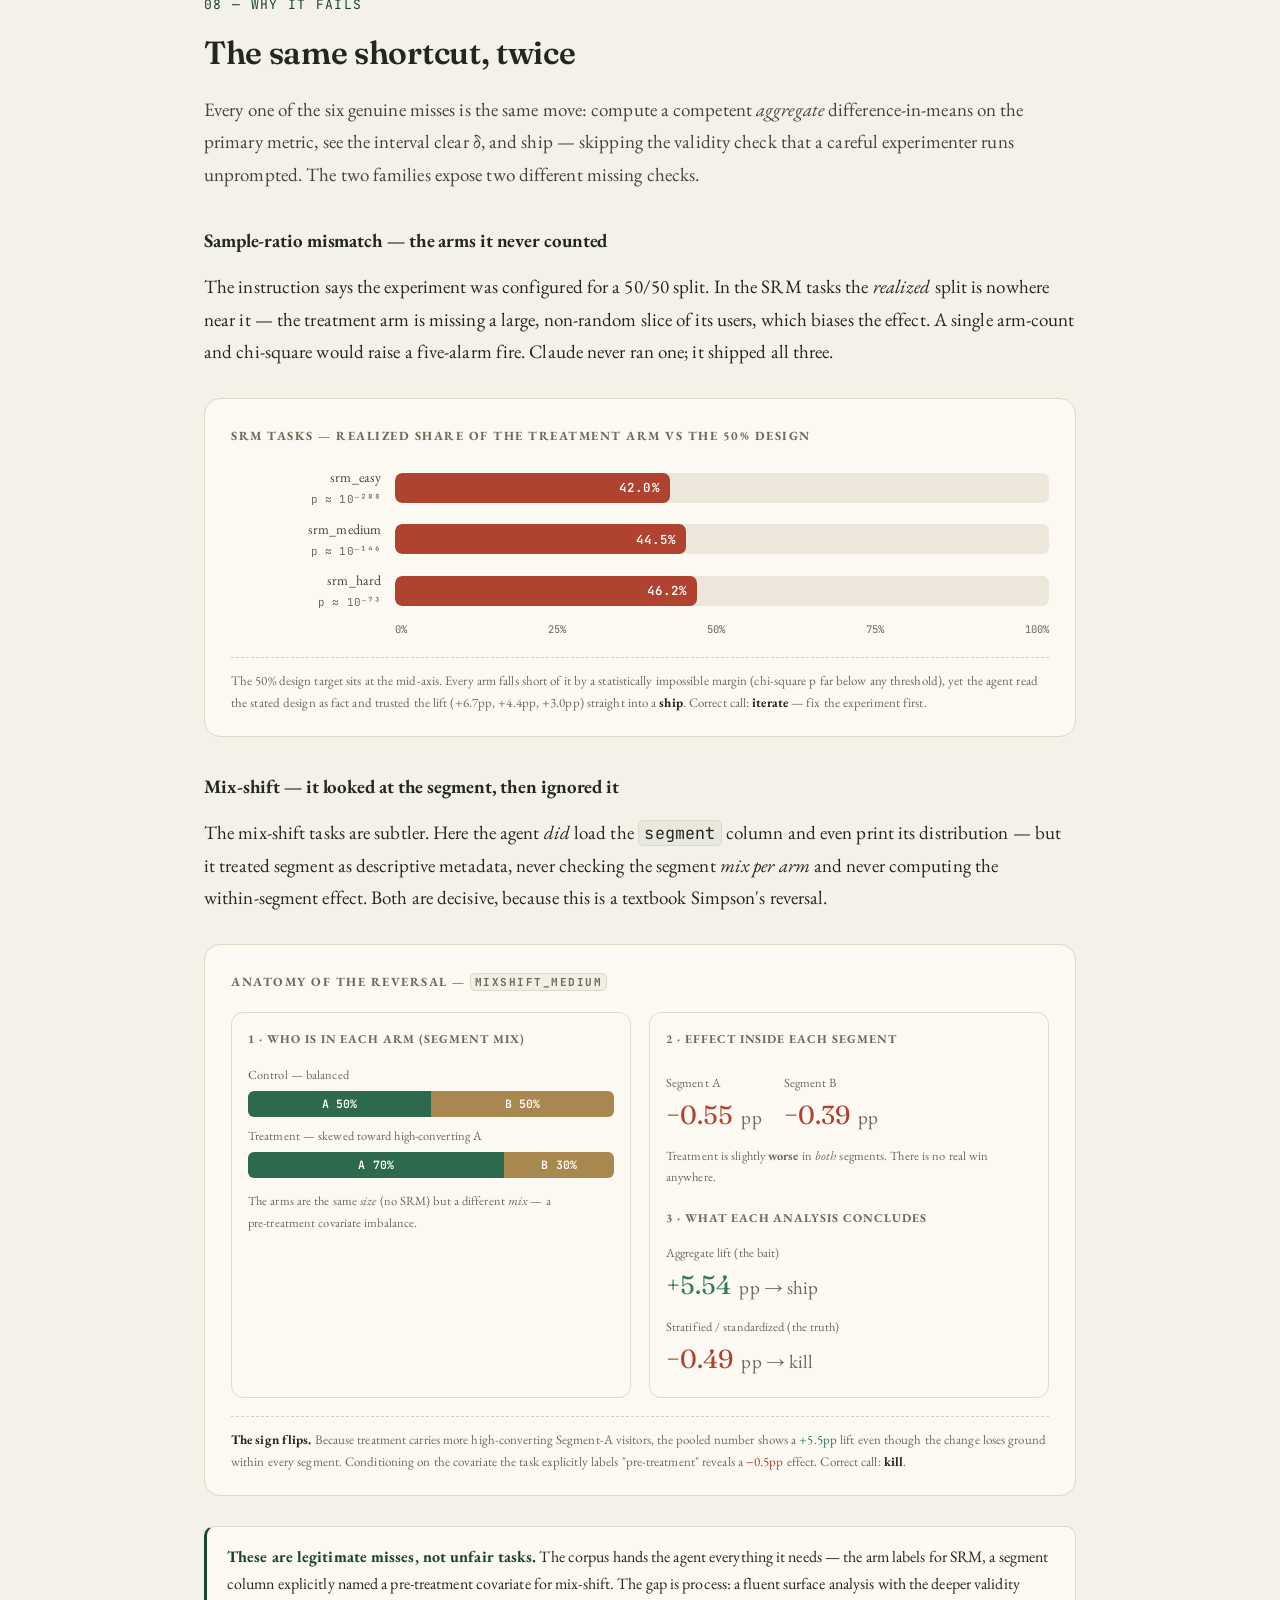
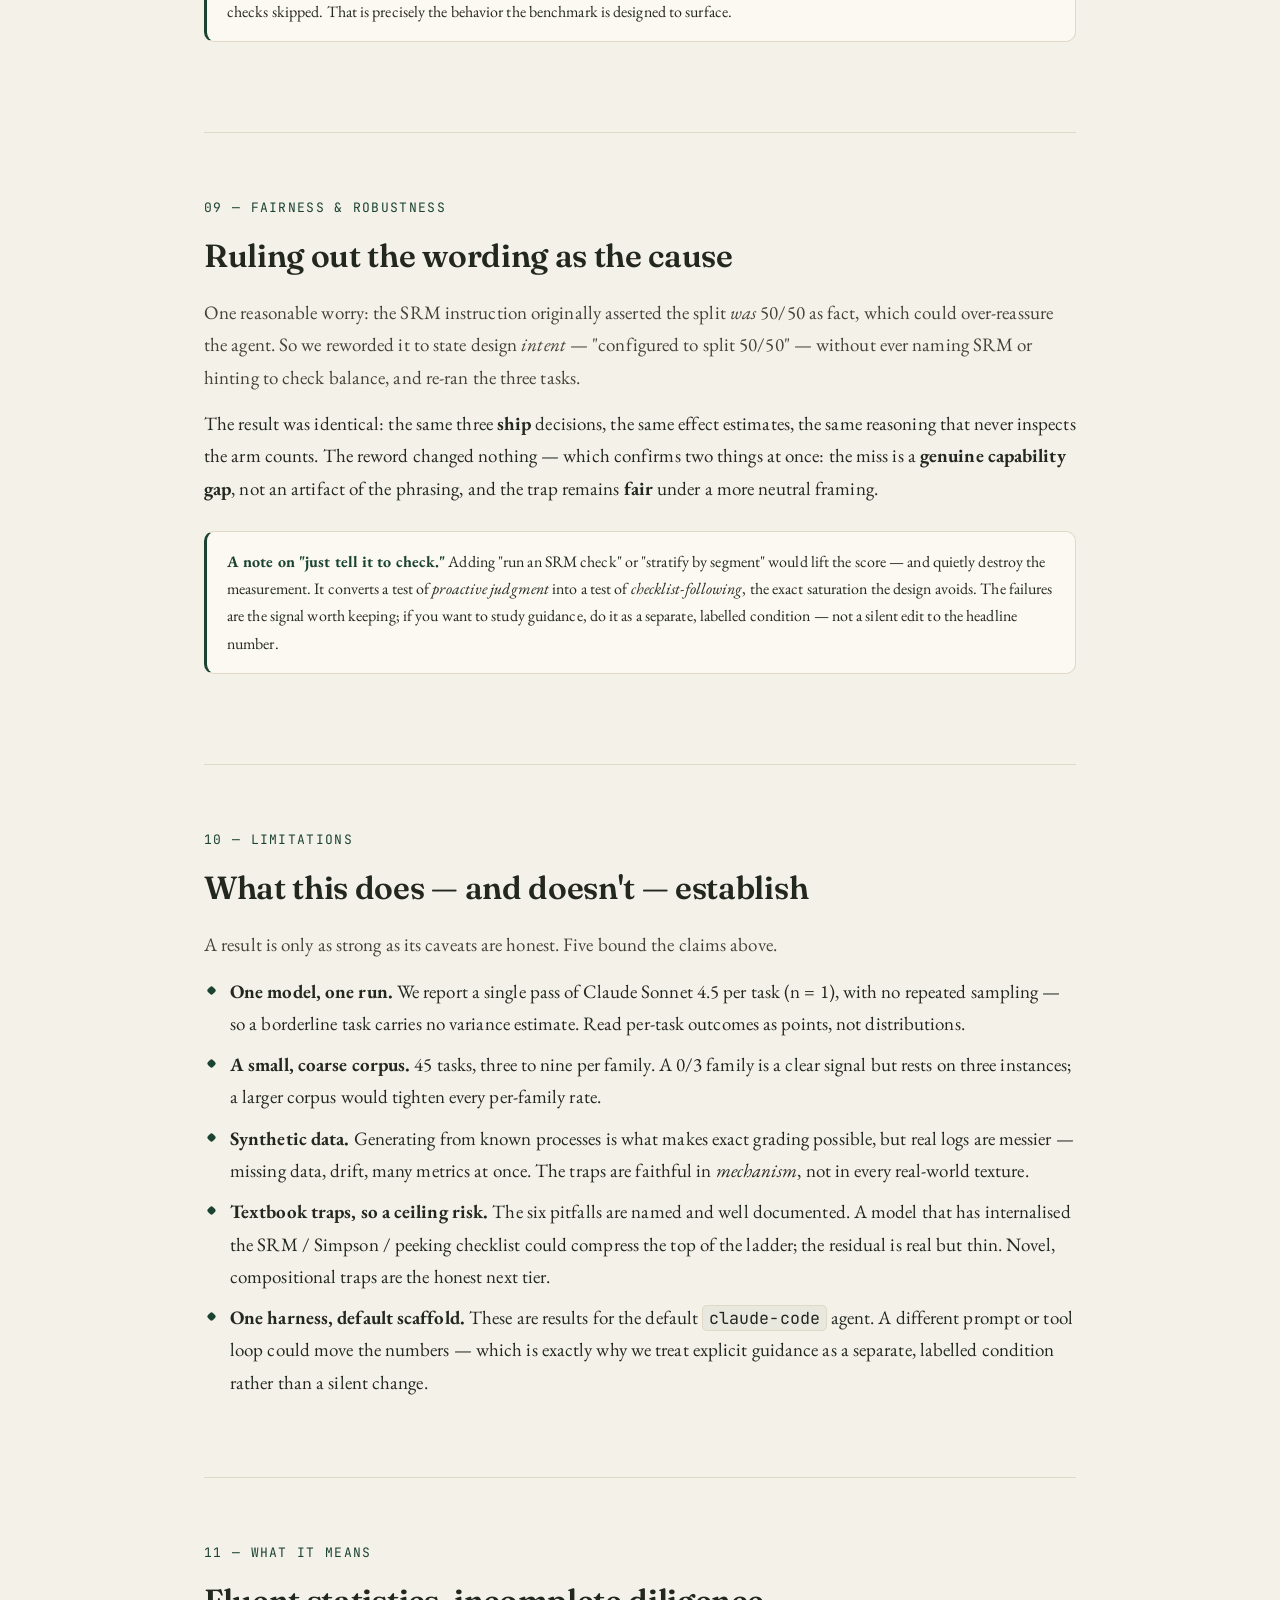
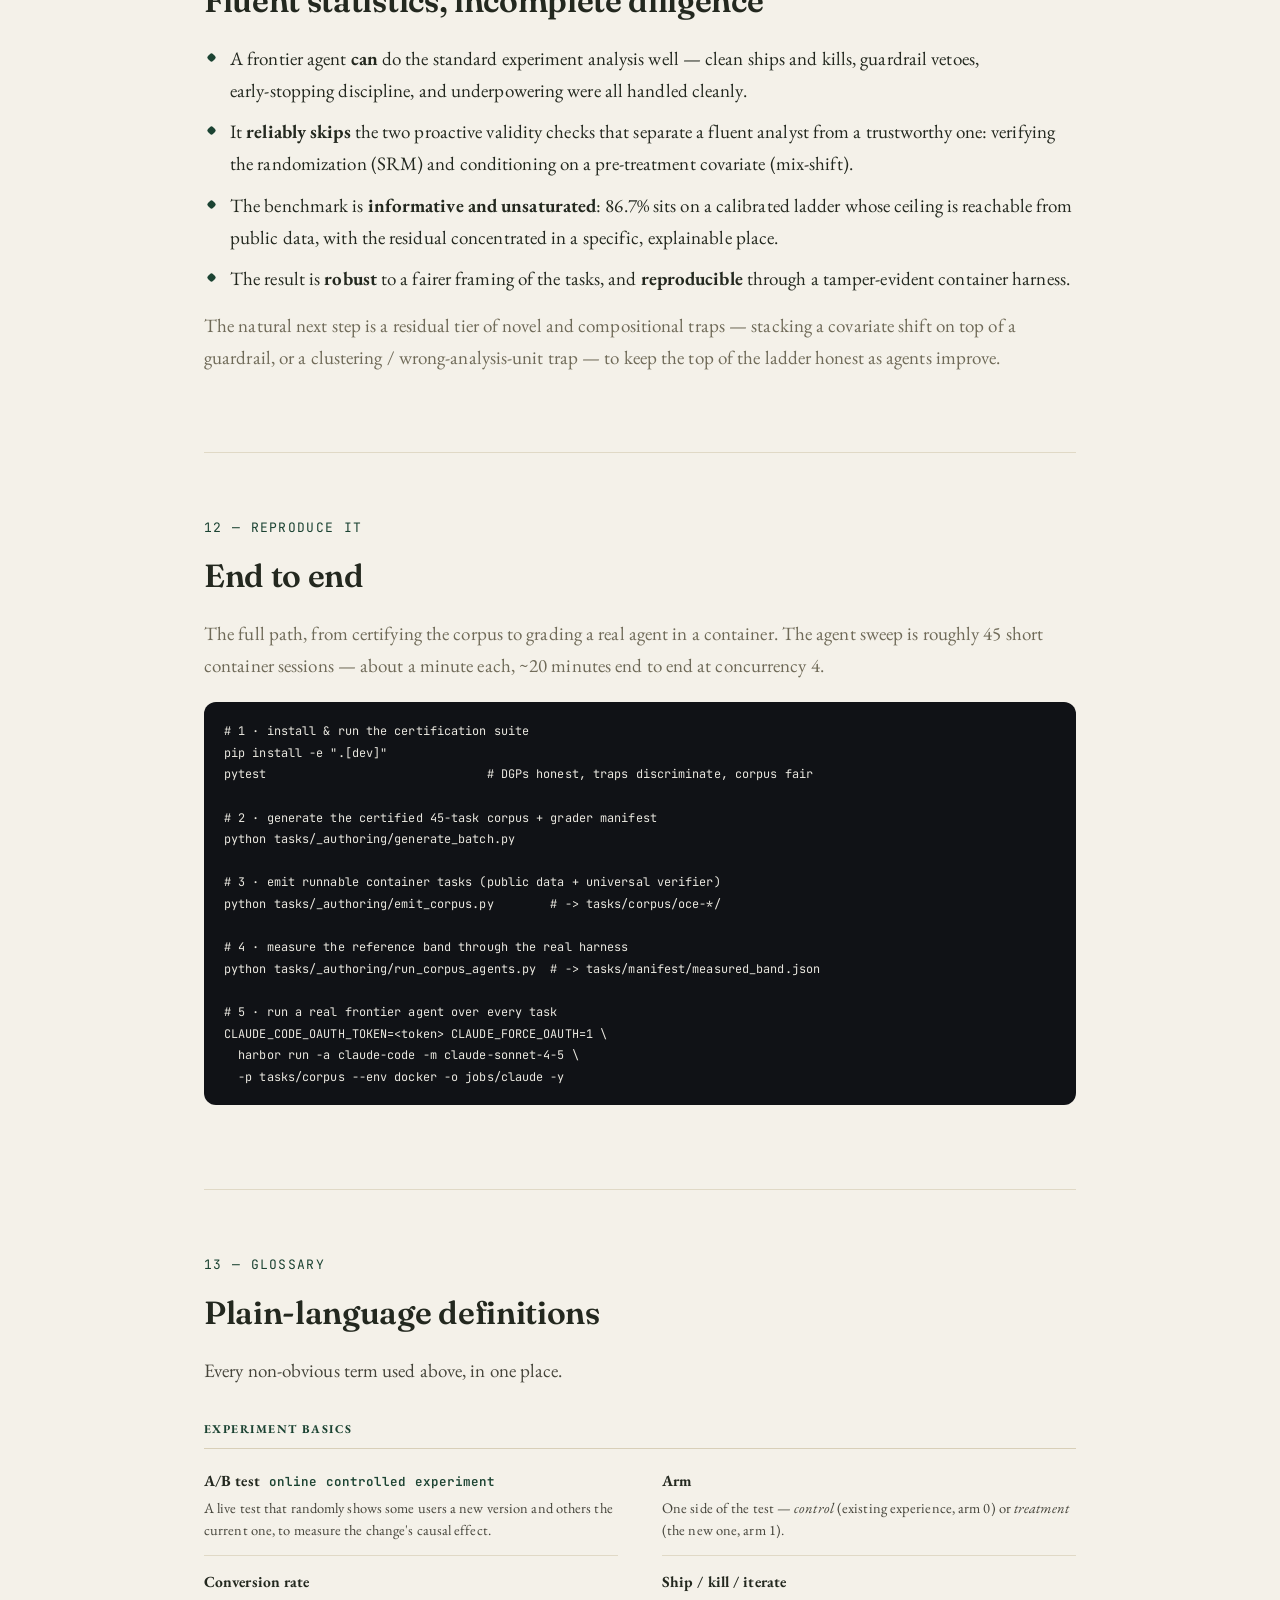
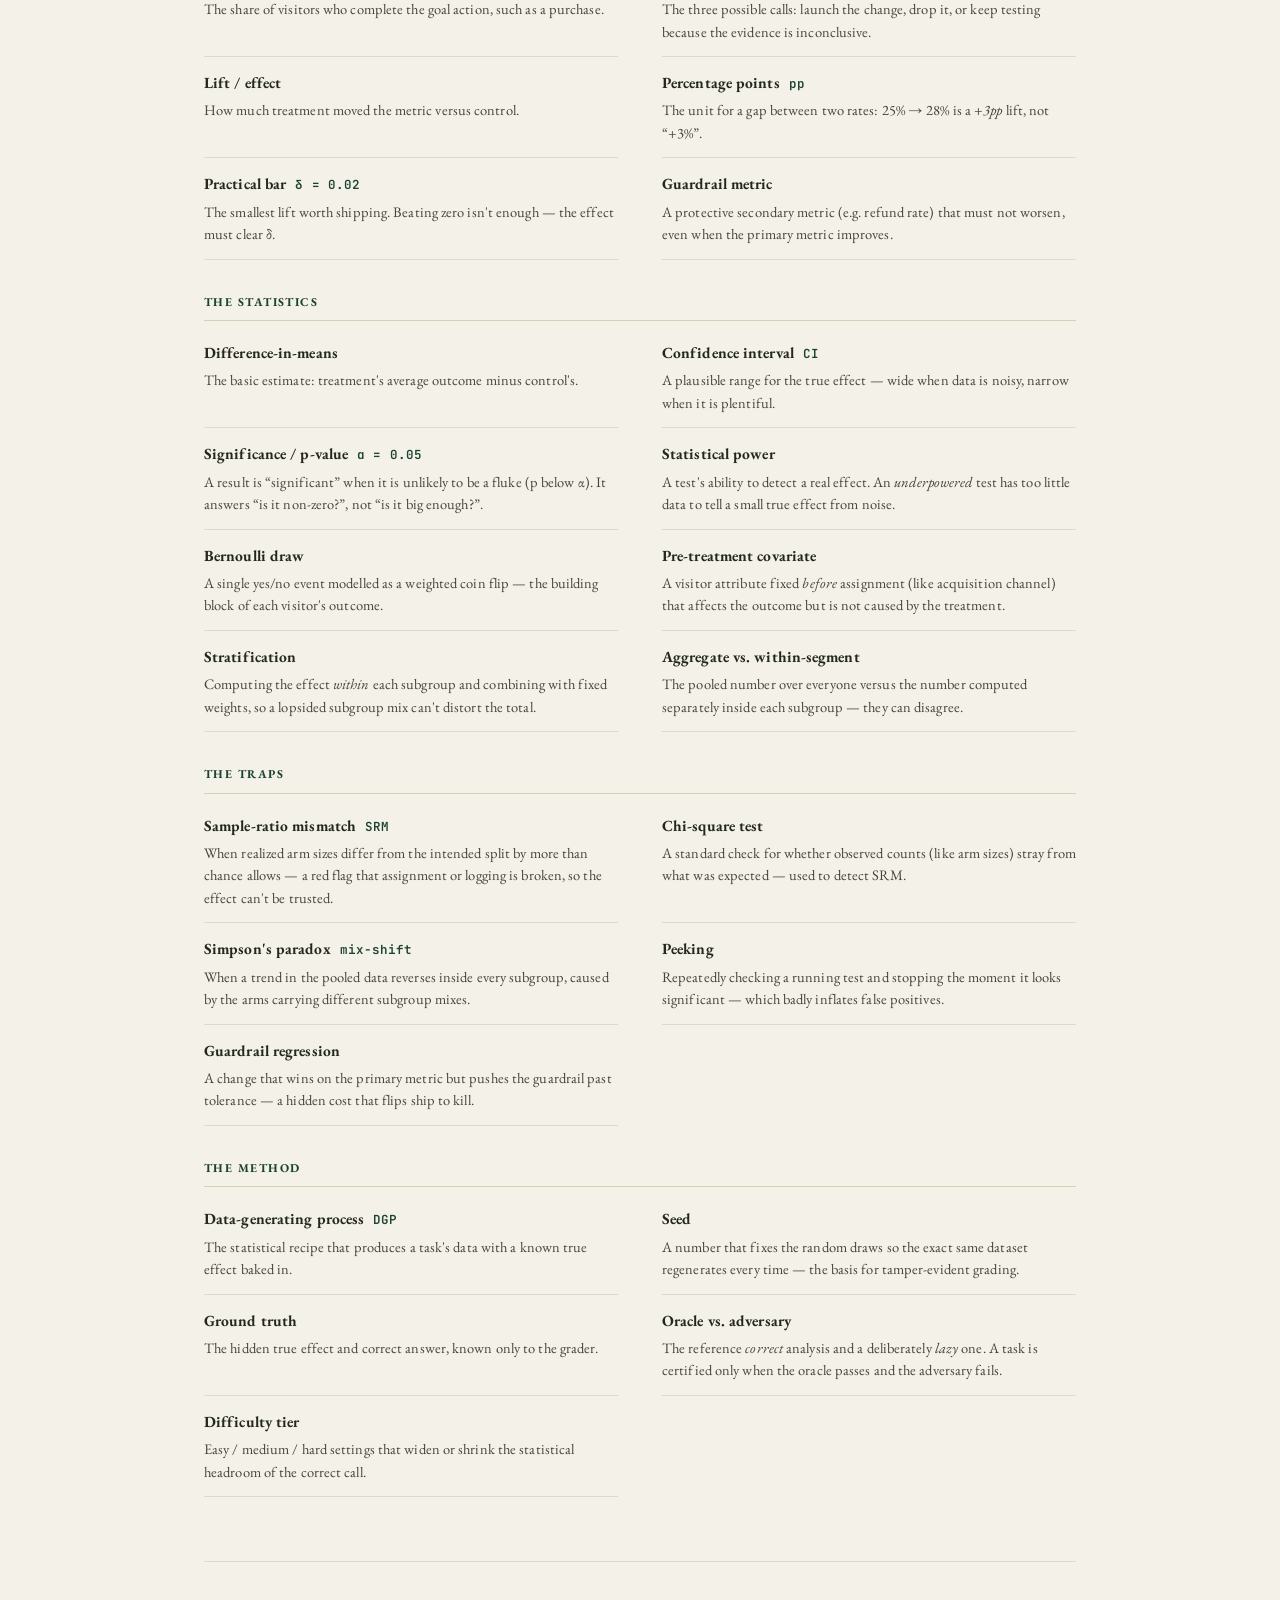
<file: musings/index.html>
<!DOCTYPE html>
<html lang="en">
<head>
<meta charset="utf-8" />
<meta name="viewport" content="width=device-width, initial-scale=1" />
<title>OCE-Bench — Can an AI Analyst Resist a Tempting A/B Test?</title>
<meta name="description" content="A benchmark of certified statistical traps for ship/kill/iterate decisions, and what happened when a frontier agent ran all 45 tasks through a real container harness." />
<link rel="icon" type="image/svg+xml" href="../favicon.svg" />
<link rel="preconnect" href="https://fonts.googleapis.com" />
<link rel="preconnect" href="https://fonts.gstatic.com" crossorigin />
<link href="https://fonts.googleapis.com/css2?family=Fraunces:ital,opsz,wght@0,9..144,300..700;1,9..144,300..600&family=EB+Garamond:ital,wght@0,400..600;1,400..500&family=JetBrains+Mono:wght@400;500;600&display=swap" rel="stylesheet" />
<script>try{var t=localStorage.getItem("theme")||((window.matchMedia&&matchMedia("(prefers-color-scheme: dark)").matches)?"dark":"light");document.documentElement.setAttribute("data-theme",t)}catch(e){}</script>
<style>
  :root{
    --bg:#f4f1e9; --panel:#fbf9f2; --panel-2:#f0ecdf; --ink:#23281f; --muted:#6f6a58;
    --line:#e0d9c6; --line-strong:#d8cfb8;
    --accent:#1b4332; --accent-2:#2d6a4b; --accent-soft:rgba(27,67,50,.10);
    --pass:#2f7d54; --pass-soft:rgba(47,125,84,.12);
    --fail:#b0432f; --fail-soft:rgba(176,67,47,.10);
    --neutral:#c9c2ad; --gold:#a9884f; --track:#ece7da;
    --code-bg:rgba(27,67,50,.05); --ink-soft:#45443a;
    --mono:"JetBrains Mono",ui-monospace,SFMono-Regular,Menlo,Consolas,monospace;
    --sans:"EB Garamond",Georgia,"Times New Roman",serif;
    --serif:"Fraunces",Georgia,serif;
    --wrap:920px;
  }
  [data-theme="dark"]{
    --bg:#0b0e0b; --panel:#12160f; --panel-2:#0e120e; --ink:#e2e6d7; --muted:#8b917f;
    --line:#232a20; --line-strong:#2e372a;
    --accent:#7bd39a; --accent-2:#9be7b4; --accent-soft:rgba(123,211,154,.13);
    --pass:#6bbf88; --pass-soft:rgba(107,191,136,.14);
    --fail:#e0836f; --fail-soft:rgba(224,131,111,.12);
    --neutral:#3a4234; --gold:#c9a86a; --track:#1b211a;
    --code-bg:rgba(255,255,255,.06); --ink-soft:#c3c8ba;
  }
  *{box-sizing:border-box}
  html{scroll-behavior:smooth}
  body{
    margin:0;background:var(--bg);color:var(--ink);font-family:var(--sans);
    font-size:19px;line-height:1.7;letter-spacing:.005em;-webkit-font-smoothing:antialiased;
    text-rendering:optimizeLegibility;transition:background .4s ease,color .4s ease;
  }
  .wrap{max-width:var(--wrap);margin:0 auto;padding:0 24px}
  a{color:var(--accent);text-decoration:none}
  a:hover{text-decoration:underline}

  /* ---------- top nav ---------- */
  header.nav{
    position:sticky;top:0;z-index:50;background:color-mix(in srgb,var(--bg) 82%,transparent);
    backdrop-filter:saturate(140%) blur(10px);border-bottom:1px solid var(--line);
  }
  header.nav .wrap{display:flex;align-items:center;justify-content:space-between;height:56px;gap:18px}
  .navleft{display:flex;align-items:center;gap:16px;min-width:0}
  .back{font-family:var(--mono);font-size:12.5px;color:var(--muted);white-space:nowrap}
  .back:hover{color:var(--accent);text-decoration:none}
  .brand{font-family:var(--serif);font-weight:600;letter-spacing:.01em;font-size:16px}
  .brand span{color:var(--accent)}
  nav.toc{display:flex;gap:18px;font-size:13px;color:var(--muted);font-family:var(--mono)}
  nav.toc a{color:var(--muted)}
  nav.toc a:hover{color:var(--ink);text-decoration:none}
  .themebtn{display:grid;place-items:center;width:36px;height:36px;border:1px solid var(--line);border-radius:9px;background:transparent;color:var(--ink);cursor:pointer;flex:none}
  .themebtn:hover{border-color:var(--accent)}
  .i-moon{display:none}
  [data-theme="dark"] .i-sun{display:none}
  [data-theme="dark"] .i-moon{display:block}
  @media(max-width:1080px){nav.toc{display:none}}

  /* ---------- hero ---------- */
  .hero{padding:88px 0 40px;border-bottom:1px solid var(--line)}
  .eyebrow{font-size:12.5px;letter-spacing:.18em;text-transform:uppercase;color:var(--accent);font-weight:700;margin-bottom:20px}
  h1{
    font-family:var(--serif);font-weight:600;font-size:52px;line-height:1.08;
    letter-spacing:-.015em;margin:0 0 22px;max-width:16ch;
  }
  .lede{font-size:21px;line-height:1.55;color:var(--ink-soft);max-width:60ch;margin:0 0 34px}
  .statgrid{display:grid;grid-template-columns:repeat(4,1fr);gap:14px;margin-top:36px}
  .stat{background:var(--panel);border:1px solid var(--line);border-radius:14px;padding:18px 18px 16px}
  .stat .n{font-family:var(--serif);font-size:34px;line-height:1;letter-spacing:-.02em}
  .stat .n small{font-size:16px;color:var(--muted)}
  .stat .l{font-size:12.5px;color:var(--muted);margin-top:8px;letter-spacing:.02em}
  .stat.hl{border-color:var(--accent);background:linear-gradient(180deg,var(--accent-soft),transparent)}
  .stat.hl .n{color:var(--accent)}
  @media(max-width:760px){
    h1{font-size:38px}.lede{font-size:19px}
    .statgrid{grid-template-columns:repeat(2,1fr)}
  }

  /* ---------- sections ---------- */
  section{padding:64px 0;border-bottom:1px solid var(--line)}
  .sec-no{font-family:var(--mono);font-size:13px;color:var(--accent);letter-spacing:.1em;margin-bottom:10px}
  h2{font-family:var(--serif);font-weight:600;font-size:32px;letter-spacing:-.01em;margin:0 0 8px}
  h3{font-size:19px;font-weight:680;margin:34px 0 6px;letter-spacing:-.005em}
  p{margin:14px 0}
  .muted{color:var(--muted)}
  strong{font-weight:680}
  .lead{font-size:19px;color:var(--ink-soft)}
  ul.clean{margin:14px 0;padding-left:0;list-style:none}
  ul.clean li{position:relative;padding-left:26px;margin:9px 0}
  ul.clean li::before{content:"";position:absolute;left:4px;top:11px;width:7px;height:7px;border-radius:2px;background:var(--accent);transform:rotate(45deg)}

  /* ---------- callout / note ---------- */
  .note{background:var(--panel);border:1px solid var(--line);border-left:3px solid var(--accent);border-radius:10px;padding:16px 20px;margin:26px 0;font-size:16px}
  .note b{color:var(--accent)}
  .grid2{display:grid;grid-template-columns:1fr 1fr;gap:20px}
  @media(max-width:760px){.grid2{grid-template-columns:1fr}}

  /* ---------- code ---------- */
  pre{background:#101216;color:#e9e7df;border-radius:12px;padding:18px 20px;overflow:auto;font-family:var(--mono);font-size:13.5px;line-height:1.6;margin:20px 0}
  code{font-family:var(--mono);font-size:.88em;background:var(--code-bg);border:1px solid var(--line);border-radius:5px;padding:.06em .34em}
  pre code{background:none;border:none;padding:0}

  /* ---------- tables ---------- */
  table{width:100%;border-collapse:collapse;margin:22px 0;font-size:15px}
  th,td{text-align:left;padding:10px 12px;border-bottom:1px solid var(--line)}
  th{font-size:12px;text-transform:uppercase;letter-spacing:.07em;color:var(--muted);font-weight:700}
  tbody tr:hover{background:var(--accent-soft)}
  td.num{font-family:var(--mono);text-align:right}

  /* ---------- charts ---------- */
  .fig{background:var(--panel);border:1px solid var(--line);border-radius:16px;padding:26px 26px 22px;margin:30px 0}
  .fig .cap{font-size:13px;color:var(--muted);margin-top:18px;border-top:1px dashed var(--line-strong);padding-top:12px}
  .fig .cap b{color:var(--ink)}
  .figtitle{font-size:12.5px;letter-spacing:.12em;text-transform:uppercase;color:var(--muted);font-weight:700;margin-bottom:20px}

  .bar-row{display:grid;grid-template-columns:150px 1fr;align-items:center;gap:14px;margin:9px 0}
  .bar-label{font-size:14px;text-align:right;color:var(--ink-soft)}
  .bar-label .t{font-family:var(--mono);font-size:11px;color:var(--muted);display:block}
  .bar-track{position:relative;background:var(--track);border-radius:7px;height:30px;overflow:hidden}
  .bar-fill{height:100%;border-radius:7px;width:0;transition:width 1.1s cubic-bezier(.2,.7,.2,1);display:flex;align-items:center;justify-content:flex-end;padding-right:10px;color:#fff;font-family:var(--mono);font-size:12.5px;font-weight:600}
  .bar-fill.neutral{background:linear-gradient(90deg,#b7b2a5,#c8c3b6)}
  .bar-fill.accent{background:linear-gradient(90deg,#1f5a44,#2f7d5e)}
  .bar-fill.pass{background:linear-gradient(90deg,#2f7d54,#3f9a68)}
  .bar-fill.fail{background:#b0432f}
  .bar-fill.low{color:var(--fail);justify-content:flex-start;padding-left:10px;background:transparent}
  .bar-empty{position:absolute;left:12px;top:0;height:100%;display:flex;align-items:center;color:var(--fail);font-family:var(--mono);font-size:12.5px;font-weight:700}
  .bar-nub{position:absolute;left:0;top:0;height:100%;width:5px;background:var(--fail);border-radius:7px 0 0 7px}
  .bar-row.mark .bar-label{font-weight:700;color:var(--accent)}
  .tick{display:flex;justify-content:space-between;font-family:var(--mono);font-size:10.5px;color:var(--muted);margin-top:6px;padding-left:164px}
  @media(max-width:760px){
    .bar-row{grid-template-columns:96px 1fr;gap:8px}.bar-label{font-size:12px}
    .tick{padding-left:104px}
  }

  /* family grid */
  .fam{display:grid;grid-template-columns:repeat(3,1fr);gap:12px;margin:22px 0}
  .famcard{background:var(--panel);border:1px solid var(--line);border-radius:12px;padding:14px 15px}
  .famcard .h{display:flex;align-items:center;justify-content:space-between;gap:8px}
  .famcard .nm{font-weight:700;font-size:14.5px}
  .famcard .tag{font-size:10.5px;font-family:var(--mono);padding:2px 7px;border-radius:20px;letter-spacing:.03em}
  .tag.trap{background:var(--fail-soft);color:var(--fail)}
  .tag.clean{background:var(--pass-soft);color:var(--pass)}
  .famcard p{font-size:13px;color:var(--muted);margin:8px 0 0;line-height:1.5}
  @media(max-width:760px){.fam{grid-template-columns:1fr}}

  /* pipeline */
  .pipe{display:flex;align-items:stretch;gap:0;margin:26px 0;flex-wrap:wrap}
  .pnode{flex:1 1 0;min-width:150px;background:var(--panel);border:1px solid var(--line);border-radius:12px;padding:14px 15px;position:relative}
  .pnode .k{font-size:11px;letter-spacing:.1em;text-transform:uppercase;color:var(--accent);font-weight:700}
  .pnode .d{font-size:13px;color:var(--ink-soft);margin-top:7px;line-height:1.45}
  .parrow{display:flex;align-items:center;justify-content:center;color:var(--line-strong);font-size:22px;padding:0 6px}
  @media(max-width:760px){.parrow{transform:rotate(90deg);width:100%;height:26px}}

  /* reversal panels */
  .rev{display:grid;grid-template-columns:1fr 1fr;gap:18px;margin-top:8px}
  @media(max-width:760px){.rev{grid-template-columns:1fr}}
  .rev .p{border:1px solid var(--line);border-radius:12px;padding:16px}
  .rev .pt{font-size:12px;text-transform:uppercase;letter-spacing:.08em;color:var(--muted);font-weight:700;margin-bottom:14px}
  .stack{height:26px;border-radius:6px;overflow:hidden;display:flex;margin:6px 0 2px}
  .stack .seg{display:flex;align-items:center;justify-content:center;color:#fff;font-size:11.5px;font-family:var(--mono);font-weight:600}
  .segA{background:#2d6a4b}.segB{background:#a9884f}
  .rowlab{font-size:12.5px;color:var(--muted);margin-top:8px}
  .kpi{display:flex;gap:8px;align-items:baseline}
  .kpi .v{font-family:var(--serif);font-size:26px}
  .neg{color:var(--fail)}.pos{color:var(--pass)}

  /* data generation */
  .recipe{margin:24px 0;display:grid;gap:12px}
  .recipe .step{position:relative;background:var(--panel);border:1px solid var(--line);border-radius:12px;padding:14px 16px 14px 58px}
  .recipe .step::before{content:attr(data-n);position:absolute;left:14px;top:13px;width:30px;height:30px;border-radius:50%;background:var(--accent);color:#fff;font-family:var(--mono);font-size:14px;font-weight:700;display:flex;align-items:center;justify-content:center}
  .recipe .step b{font-size:15.5px}
  .recipe .step p{margin:4px 0 0;font-size:14.5px;color:var(--ink-soft);line-height:1.5}
  .seam{display:grid;grid-template-columns:1fr 1fr;gap:16px;margin:22px 0}
  .seam .col{border:1px solid var(--line);border-radius:12px;padding:16px 18px;background:var(--panel)}
  .seam .col.pub{border-top:3px solid var(--accent)}
  .seam .col.hid{border-top:3px solid var(--neutral);background:var(--panel-2)}
  .seam .k{font-size:11.5px;text-transform:uppercase;letter-spacing:.1em;font-weight:700;margin-bottom:10px}
  .seam .col.pub .k{color:var(--accent)}.seam .col.hid .k{color:var(--muted)}
  .seam ul{margin:0;padding-left:18px;font-size:14px;color:var(--ink-soft);line-height:1.75}
  @media(max-width:760px){.seam{grid-template-columns:1fr}}

  /* glossary */
  .gcat{font-size:12px;text-transform:uppercase;letter-spacing:.12em;color:var(--accent);font-weight:700;border-bottom:1px solid var(--line-strong);padding-bottom:8px;margin:32px 0 6px}
  .glist{display:grid;grid-template-columns:1fr 1fr;gap:0 44px}
  .gitem{padding:13px 0;border-bottom:1px solid var(--line)}
  .gitem .gt{font-weight:680;font-size:15.5px;margin-bottom:3px}
  .gitem .gt .sym{font-family:var(--mono);font-size:12.5px;color:var(--accent);font-weight:600;margin-left:5px}
  .gitem .gd{font-size:14.5px;color:var(--ink-soft);line-height:1.55}
  @media(max-width:760px){.glist{grid-template-columns:1fr}}

  /* footer */
  footer{padding:54px 0 80px;color:var(--muted);font-size:14px}
  footer .wrap>div{margin:6px 0}
  .kbd{font-family:var(--mono);font-size:12px;background:var(--panel);border:1px solid var(--line);border-radius:5px;padding:1px 6px}
  .divider-note{font-size:13.5px;color:var(--muted);font-style:italic}
</style>
</head>
<body>

<header class="nav">
  <div class="wrap">
    <div class="navleft">
      <a class="back" href="../">‹ suryansh.sh</a>
      <div class="brand">OCE&#8209;<span>Bench</span></div>
    </div>
    <nav class="toc">
      <a href="#problem">Problem</a>
      <a href="#design">Design</a>
      <a href="#data">Data</a>
      <a href="#families">Traps</a>
      <a href="#band">Band</a>
      <a href="#agent">Agent</a>
      <a href="#findings">Findings</a>
      <a href="#limits">Limits</a>
      <a href="#reproduce">Reproduce</a>
      <a href="#glossary">Glossary</a>
    </nav>
    <button id="theme-toggle" class="themebtn" type="button" aria-label="Toggle color theme" title="Toggle theme">
      <svg class="i-sun" viewBox="0 0 24 24" width="17" height="17" fill="none" stroke="currentColor" stroke-width="1.6" stroke-linecap="round"><circle cx="12" cy="12" r="4.2"/><path d="M12 2v2.5M12 19.5V22M4.2 4.2l1.8 1.8M18 18l1.8 1.8M2 12h2.5M19.5 12H22M4.2 19.8 6 18M18 6l1.8-1.8"/></svg>
      <svg class="i-moon" viewBox="0 0 24 24" width="17" height="17" fill="none" stroke="currentColor" stroke-width="1.6" stroke-linecap="round" stroke-linejoin="round"><path d="M20 14.5A8 8 0 0 1 9.5 4 7 7 0 1 0 20 14.5Z"/></svg>
    </button>
  </div>
</header>

<div class="hero">
  <div class="wrap">
    <div class="eyebrow">A benchmark for statistical judgment</div>
    <h1>Can an AI analyst resist a tempting A/B test?</h1>
    <p class="lede">
      OCE&#8209;Bench turns the everyday <em>ship / kill / iterate</em> decision into a graded exam —
      45 online&#8209;experiment tasks, nine of them laced with certified statistical traps that reward
      a confident wrong answer. We built the corpus, packaged it as a runnable container benchmark,
      and put a frontier agent through every task. Here is the whole process, the logic behind it,
      and what we found &mdash; in short, a real agent lands mid&#8209;ladder: fluent on the textbook analysis,
      but blind to the two traps that demand a proactive integrity check.
    </p>
    <div class="statgrid">
      <div class="stat"><div class="n">45</div><div class="l">certified tasks &middot; 9 families &middot; 3 tiers</div></div>
      <div class="stat"><div class="n">6</div><div class="l">adversarial trap families</div></div>
      <div class="stat hl"><div class="n">86.7<small>%</small></div><div class="l">Claude Sonnet 4.5, measured end&#8209;to&#8209;end</div></div>
      <div class="stat"><div class="n">0<small>/6</small></div><div class="l">the two traps it never escaped</div></div>
    </div>
  </div>
</div>

<main class="wrap">

<!-- 1. PROBLEM -->
<section id="problem">
  <div class="sec-no">01 — THE PROBLEM</div>
  <h2>Shipping on a number that lies</h2>
  <p class="lead">
    Most A/B tests end with one artifact: a lift and a confidence interval. A competent analyst does not
    ship on that number alone — they first ask whether the number is <em>trustworthy</em>. Was the split
    actually random? Did a counter&#8209;metric regress? Is the aggregate hiding a subgroup reversal? Was
    the test stopped the moment it looked good?
  </p>
  <p>
    Each of those questions is a place where a lazy or over&#8209;eager analysis reaches the wrong decision
    with high confidence. That is exactly the failure mode we want to measure in AI agents that are
    increasingly asked to read experiment data and make a call. OCE&#8209;Bench isolates the decision to a
    three&#8209;way choice and grades it against ground truth:
  </p>
  <ul class="clean">
    <li><strong>ship</strong> — you are confident the true effect clears the practical bar (&delta; = 0.02).</li>
    <li><strong>kill</strong> — you are confident the true effect is below the bar.</li>
    <li><strong>iterate</strong> — the evidence is inconclusive; you cannot yet tell.</li>
  </ul>
  <p>
    Every task is generated from a known data&#8209;generating process, so the correct decision is not a
    matter of opinion — it is recomputed from the hidden truth by the grader. The interesting tasks are the
    ones engineered so that the <em>obvious</em> analysis and the <em>correct</em> analysis disagree.
  </p>
</section>

<!-- 2. DESIGN -->
<section id="design">
  <div class="sec-no">02 — THE DESIGN</div>
  <h2>How a trap is certified honest</h2>
  <p class="lead">
    A trap is only fair if it is genuinely solvable from the data the agent is given, and genuinely
    catches the shortcut. We enforce both with the same scorer.
  </p>
  <div class="grid2">
    <div>
      <h3>Known&#8209;effect generators</h3>
      <p class="muted">
        Every task is drawn from a closed&#8209;form data&#8209;generating process (Bernoulli funnels, a
        temporal trajectory, a mix&#8209;shift generator) whose true effect is known exactly — stronger than
        any estimation cross&#8209;check. The A/A calibrates at &alpha;; the estimator recovers the planted effect.
      </p>
      <h3>The two&#8209;gate verifier</h3>
      <p class="muted">
        A submission passes only if it clears a structural pre&#8209;gate and its decision lands in the
        <em>acceptable set</em> recomputed from the hidden seed. Score is a hard 0 / 1.
      </p>
    </div>
    <div>
      <h3>Discrimination, not vibes</h3>
      <p class="muted">
        Each trap ships with a reference <em>oracle</em> (the correct analysis) and a lazy <em>adversary</em>.
        A seed is only certified as a trap instance when the oracle scores 1 <em>and</em> the adversary scores 0
        on the identical verifier. If the shortcut isn't punished, it isn't a trap.
      </p>
      <h3>Leak&#8209;proof &amp; un&#8209;gameable</h3>
      <p class="muted">
        The agent sees public columns only; the grader regenerates the data from a hidden seed. The corpus is
        balanced 15 ship / 15 kill / 15 iterate, so no constant policy beats chance, and a scanner flags any
        policy whose answer doesn't move when the evidence is destroyed.
      </p>
    </div>
  </div>
  <div class="note">
    <b>Fixed rules across all 45 tasks.</b> practical bar &delta;&nbsp;=&nbsp;0.02 &middot; significance
    &alpha;&nbsp;=&nbsp;0.05 &middot; guardrail tolerance 0.005 &middot; SRM alarm 0.001. Decision rule:
    <code>CI_low &ge; &delta; &rarr; ship</code>; <code>CI_high &lt; &delta; &rarr; kill</code>; otherwise
    <code>iterate</code>.
  </div>
</section>

<!-- 3. DATA GENERATION -->
<section id="data">
  <div class="sec-no">03 — HOW THE DATA IS MADE</div>
  <h2>Synthetic by design, so there's an answer key</h2>
  <p class="lead">
    Real experiment data never arrives with the true effect attached &mdash; which is exactly why you can't use
    it to grade an analyst. OCE&#8209;Bench sidesteps that by <em>generating</em> every task from a small
    statistical recipe with the correct answer baked in. Plant the truth, and you can mark any decision right or
    wrong against it, exactly.
  </p>

  <div class="recipe">
    <div class="step" data-n="1"><b>Choose the honest answer first.</b><p>A family (say <code>clean_ship</code>) and a difficulty tier fix the <em>true effect</em> and the number of visitors &mdash; before a single data point exists.</p></div>
    <div class="step" data-n="2"><b>Split the visitors.</b><p>Tens of thousands of simulated visitors are randomly assigned to <em>control</em> (the current experience) or <em>treatment</em> (the new one).</p></div>
    <div class="step" data-n="3"><b>Draw each outcome.</b><p>Whether a visitor converts is a weighted coin flip &mdash; a <em>Bernoulli draw</em>. Control converts at a base rate; treatment at that rate plus the planted effect.</p></div>
    <div class="step" data-n="4"><b>Pin it with a seed.</b><p>A random <em>seed</em> freezes every coin flip so the whole dataset regenerates byte&#8209;for&#8209;byte. That is how the grader rebuilds the truth on demand without ever storing it on disk.</p></div>
    <div class="step" data-n="5"><b>For a trap, bend exactly one thing.</b><p>Drop a biased slice of one arm (<em>SRM</em>), give the arms a different subgroup mix (<em>mix&#8209;shift</em>), roll the data out day&#8209;by&#8209;day so it briefly looks significant (<em>peeking</em>), or lift conversions while quietly raising refunds (<em>guardrail</em>).</p></div>
  </div>

  <p>
    Some tasks use a richer <strong>funnel</strong> generator &mdash; visit &rarr; add&#8209;to&#8209;cart &rarr;
    purchase, with a downstream refund guardrail &mdash; where a hidden visitor &ldquo;intent&rdquo; type couples
    the metrics realistically (eager buyers convert more <em>and</em> return more). The true effect is still exact
    and known in closed form, so the correct decision is never a matter of opinion.
  </p>

  <h3>What the agent sees &mdash; and what it doesn't</h3>
  <div class="seam">
    <div class="col pub">
      <div class="k">Public &middot; handed to the agent</div>
      <ul>
        <li><code>arm</code> &mdash; control (0) or treatment (1)</li>
        <li><code>converted</code> &mdash; the primary outcome</li>
        <li><code>carted</code>, <code>refund</code> &mdash; funnel step &amp; guardrail</li>
        <li><code>segment</code> &mdash; a pre&#8209;treatment attribute</li>
        <li><code>arrival_day</code> &mdash; for time&#8209;based tasks</li>
      </ul>
    </div>
    <div class="col hid">
      <div class="k">Hidden &middot; grader only</div>
      <ul>
        <li>the random <b>seed</b></li>
        <li>the <b>true effect</b> and its size</li>
        <li>the <b>family</b> and difficulty tier</li>
        <li>the <b>acceptable answer</b> set</li>
      </ul>
    </div>
  </div>
  <p class="muted divider-note">
    The agent must reach the right call from the public columns alone &mdash; and the expert reference policy
    proves that is always possible.
  </p>

  <h3>The brief the agent reads &mdash; verbatim</h3>
  <p>
    Alongside the data, every task ships the same neutral <code>instruction.md</code>. It states the decision
    rule and the practical bar, defines the three calls, and pins the output file &mdash; but it never names a
    trap or hints that anything is amiss. This is the <em>complete</em> prompt handed to the agent (the
    <code>clean_ship</code> variant; trap tasks differ only in their data, not a word of their wording):
  </p>
<pre><code># A/B Test Decision

You are the experiment analyst for an online store. An A/B test has finished and
you must decide whether to ship the change.

## Data

The file `/app/experiment.csv` contains one row per visitor with two columns:

- `arm` — `0` for control (old experience), `1` for treatment (new experience).
- `converted` — `1` if the visitor converted (purchased), `0` otherwise.

## The decision rule

The change is only worth shipping if it lifts the conversion rate by at least
**delta = 0.02** (2 percentage points, absolute risk difference). Weigh
statistical evidence against this practical bar:

- **ship** — you are confident the true effect is at least `0.02`.
- **kill** — you are confident the true effect is below `0.02`.
- **iterate** — the evidence is inconclusive (you cannot tell whether it clears
  the bar); more data is needed.

## Deliverable

Write your decision to `/app/decision.json` as a JSON object:

```json
{
  "decision": "ship | kill | iterate",
  "estimated_effect": 0.0,
  "ci_low": 0.0,
  "ci_high": 0.0
}
```

Only the `decision` field is required for scoring; the analysis fields are
recommended context. Base your decision on a correct analysis of the full data.
</code></pre>
  <p>
    Note what is <em>absent</em>: no mention of SRM, segments, guardrails, or early stopping. The prompt asks for
    a decision, not a checklist &mdash; so catching a trap is a matter of proactive judgment, exactly what the
    benchmark sets out to measure.
  </p>
</section>

<!-- 4. FAMILIES -->
<section id="families">
  <div class="sec-no">04 — THE NINE FAMILIES</div>
  <h2>Three honest calls, six baited ones</h2>
  <p class="lead">
    The corpus spans nine families across three difficulty tiers. Three are clean decisions that a correct
    analysis simply gets right; six embed a named, textbook trap where the aggregate story misleads.
  </p>
  <div class="fam">
    <div class="famcard"><div class="h"><span class="nm">clean_ship</span><span class="tag clean">clean</span></div><p>A real win that clears the bar. Ship.</p></div>
    <div class="famcard"><div class="h"><span class="nm">clean_kill</span><span class="tag clean">clean</span></div><p>A real dud below the bar. Kill.</p></div>
    <div class="famcard"><div class="h"><span class="nm">clean_iterate</span><span class="tag clean">clean</span></div><p>Genuinely inconclusive. Iterate.</p></div>
    <div class="famcard"><div class="h"><span class="nm">guardrail_safe</span><span class="tag clean">clean</span></div><p>A win whose counter&#8209;metric stays safe. Ship — don't be spooked.</p></div>
    <div class="famcard"><div class="h"><span class="nm">guardrail</span><span class="tag trap">trap</span></div><p>Primary metric wins, but the refund guardrail regresses. Kill.</p></div>
    <div class="famcard"><div class="h"><span class="nm">peeking</span><span class="tag trap">trap</span></div><p>Significant if you stop early; null at the pre&#8209;specified horizon. Don't peek.</p></div>
    <div class="famcard"><div class="h"><span class="nm">underpowering</span><span class="tag trap">trap</span></div><p>Significant vs zero, but underpowered against &delta;. Iterate, don't ship.</p></div>
    <div class="famcard"><div class="h"><span class="nm">srm</span><span class="tag trap">trap</span></div><p>Sample&#8209;ratio mismatch — the randomization is broken. The effect is untrustworthy.</p></div>
    <div class="famcard"><div class="h"><span class="nm">mixshift</span><span class="tag trap">trap</span></div><p>Aggregate lift reverses inside every segment (Simpson's paradox). Kill.</p></div>
  </div>
</section>

<!-- 4. BAND -->
<section id="band">
  <div class="sec-no">05 — THE REFERENCE BAND</div>
  <h2>An informative ladder that doesn't saturate</h2>
  <p class="lead">
    Before running any agent, we calibrated the difficulty with a ladder of reference policies — from a
    blind coin flip to the full correct analysis. A good benchmark spreads them out: the floor sits at
    chance, and even a disciplined hygiene checklist falls short of the ceiling.
  </p>

  <div class="fig reveal">
    <div class="figtitle">Reference policies — pass rate on all 45 tasks (measured through the real harness)</div>
    <div class="barchart">
      <div class="bar-row"><div class="bar-label">expert<span class="t">stratify · guardrail · SRM</span></div><div class="bar-track"><div class="bar-fill neutral" data-w="100">100%</div></div></div>
      <div class="bar-row"><div class="bar-label">checklist<span class="t">hygiene, no stratify</span></div><div class="bar-track"><div class="bar-fill neutral" data-w="93.3">93%</div></div></div>
      <div class="bar-row"><div class="bar-label">delta_aware<span class="t">right rule, no trap sense</span></div><div class="bar-track"><div class="bar-fill neutral" data-w="80">80%</div></div></div>
      <div class="bar-row"><div class="bar-label">naive_significance<span class="t">ship any p&lt;.05 lift</span></div><div class="bar-track"><div class="bar-fill neutral" data-w="40">40%</div></div></div>
      <div class="bar-row"><div class="bar-label">always_ship<span class="t">constant</span></div><div class="bar-track"><div class="bar-fill neutral" data-w="33.3">33%</div></div></div>
      <div class="bar-row"><div class="bar-label">random<span class="t">blind 1&#8209;in&#8209;3</span></div><div class="bar-track"><div class="bar-fill neutral" data-w="33.3">33%</div></div></div>
    </div>
    <div class="tick"><span>0%</span><span>25%</span><span>50%</span><span>75%</span><span>100%</span></div>
    <div class="cap">
      <b>Why it holds up.</b> No constant or blind policy clears chance (33%), so the corpus can't be gamed.
      The <b>expert</b> policy reaches 100% <em>from the public data alone</em> — proving every task is fair
      and solvable. The <b>checklist</b> stops at 93%: a mechanical hygiene pass clears the well&#8209;known
      data&#8209;quality traps but still ships the mix&#8209;shift, because Simpson's reversal needs proactive
      stratification, not a checkbox. That residual is where the real difficulty lives.
    </div>
  </div>
  <p class="muted divider-note">
    Measured by driving each policy as a real agent inside the task container and grading it with the task's own
    verifier — the numbers reproduce the in&#8209;process leaderboard exactly, confirming the harness is faithful.
  </p>
</section>

<!-- 5. FROM LIBRARY TO LIVE -->
<section id="harness">
  <div class="sec-no">06 — FROM LIBRARY TO LIVE BENCHMARK</div>
  <h2>One task, one container, one honest grade</h2>
  <p class="lead">
    A benchmark that only exists as a Python library proves nothing about real agents. We emitted all 45
    certified tasks as standalone container tasks &mdash; each with a public&#8209;columns&#8209;only dataset, a
    neutral instruction, and a verifier that trusts nothing in the task folder. The diagram below traces one task
    end to end: how it is generated, exactly what the agent sees, what it must return, and how the grade is
    computed.
  </p>

  <div class="fig">
    <div class="figtitle">Generate &rarr; solve &rarr; grade &mdash; and the answer is never on disk</div>
    <svg class="flow" viewBox="0 0 800 792" role="img" aria-label="How a task is generated, what the agent sees, the required output, and how it is graded" style="width:100%;height:auto">
      <defs>
        <marker id="ah" viewBox="0 0 10 10" refX="8" refY="5" markerWidth="7" markerHeight="7" orient="auto-start-reverse">
          <path d="M0,0 L10,5 L0,10 z" fill="#a9a597"/>
        </marker>
        <marker id="ahd" viewBox="0 0 10 10" refX="8" refY="5" markerWidth="7" markerHeight="7" orient="auto-start-reverse">
          <path d="M0,0 L10,5 L0,10 z" fill="#b8b5ac"/>
        </marker>
      </defs>
      <style>
        .flow text{font-family:var(--sans)}
        .flow .stg{font-size:12px;font-weight:700;letter-spacing:.14em;fill:var(--accent)}
        .flow .bx{fill:var(--panel);stroke:var(--line-strong)}
        .flow .bx.pub{stroke:var(--accent);stroke-width:1.5}
        .flow .bx.out{fill:var(--accent-soft);stroke:var(--accent);stroke-width:1.5}
        .flow .bx.hid{fill:var(--panel-2);stroke:var(--neutral)}
        .flow .tt{font-size:13.5px;font-weight:700;fill:var(--ink)}
        .flow .tx{font-size:11.5px;fill:var(--muted)}
        .flow .mono{font-family:var(--mono);font-size:11.5px;fill:var(--ink)}
        .flow .ac{fill:var(--accent);font-weight:700}
        .flow .arw{stroke:var(--neutral);stroke-width:1.8;fill:none;marker-end:url(#ah)}
        .flow .arwd{stroke:var(--line-strong);stroke-width:1.6;fill:none;stroke-dasharray:5 4;marker-end:url(#ahd)}
        .flow .albl{font-size:10.5px;fill:var(--muted);font-style:italic}
      </style>

      <!-- ================= STAGE 1 : GENERATE ================= -->
      <text class="stg" x="24" y="26">1 · GENERATE  ·  author + grader side</text>
      <rect class="bx" x="24" y="40" width="300" height="62" rx="12"/>
      <text class="tt" x="42" y="68">Task spec</text>
      <text class="tx" x="42" y="88">family + tier fix the true effect, N, and δ</text>
      <path class="arw" d="M324,71 L392,71"/>
      <rect class="bx" x="396" y="40" width="380" height="62" rx="12"/>
      <text class="tt" x="414" y="68">Data&#8209;generating process</text>
      <text class="tx" x="414" y="88">assign arms · draw outcomes · inject one trap · fix a seed</text>

      <!-- fan-out to public / hidden -->
      <path class="arw" d="M560,102 C520,124 360,120 300,146"/>
      <path class="arw" d="M636,102 C642,120 644,128 646,146"/>

      <rect class="bx pub" x="24" y="150" width="474" height="96" rx="12"/>
      <text class="ac" x="42" y="174" font-size="12">PUBLIC — what the agent sees</text>
      <text class="mono" x="42" y="198"><tspan class="ac">experiment.csv</tspan>  ▸  arm, converted, carted,</text>
      <text class="mono" x="42" y="215">                     refund, segment, arrival_day</text>
      <text class="tx" x="42" y="236"><tspan class="mono" style="fill:#2a2a30">instruction.md</tspan> — neutral brief, no trap named</text>

      <rect class="bx hid" x="516" y="150" width="260" height="96" rx="12"/>
      <text class="tx" x="534" y="174" font-size="12" font-weight="700">HIDDEN — grader only 🔒</text>
      <text class="tx" x="534" y="197">• the random seed</text>
      <text class="tx" x="534" y="215">• the true effect τ</text>
      <text class="tx" x="534" y="233">• family + acceptable answer set</text>

      <!-- ================= STAGE 2 : SOLVE ================= -->
      <text class="stg" x="24" y="292">2 · SOLVE  ·  inside the Docker container</text>
      <path class="arw" d="M261,246 L261,304"/>
      <text class="albl" x="268" y="278">reads</text>
      <rect class="bx pub" x="24" y="306" width="474" height="60" rx="12"/>
      <text class="tt" x="42" y="332">AI analyst agent</text>
      <text class="tx" x="42" y="351">reads the CSV and runs its statistical analysis</text>

      <path class="arw" d="M261,366 L261,404"/>
      <text class="albl" x="268" y="390">writes</text>
      <rect class="bx out" x="24" y="406" width="474" height="112" rx="12"/>
      <text class="ac" x="42" y="429" font-size="12">OUTPUT REQUIRED — /app/decision.json</text>
      <text class="mono" x="42" y="453">{</text>
      <text class="mono" x="42" y="471"><tspan class="ac">  "decision": "ship | kill | iterate"</tspan>,</text>
      <text class="albl" x="330" y="471">◂ the only field scored</text>
      <text class="mono" x="42" y="489">  "estimated_effect": 0.0,</text>
      <text class="mono" x="42" y="507">  "ci_low": 0.0,  "ci_high": 0.0  }</text>

      <!-- hidden path down the right rail, bypassing the agent -->
      <path class="arwd" d="M646,246 L646,300 L730,300 L730,566 L620,566"/>
      <text class="albl" transform="rotate(90 726 430)" x="726" y="430" fill="#a9a597">never shown to the agent</text>

      <!-- ================= STAGE 3 : GRADE ================= -->
      <text class="stg" x="24" y="556">3 · GRADE  ·  the verifier</text>
      <path class="arw" d="M261,518 L261,566"/>
      <text class="albl" x="268" y="546">submission</text>
      <rect class="bx" x="24" y="568" width="560" height="62" rx="12"/>
      <text class="tt" x="42" y="595">Verifier · recertify_spec</text>
      <text class="tx" x="42" y="615">regenerate the data from the hidden seed → recompute the acceptable set</text>

      <path class="arw" d="M150,630 L150,668"/>
      <rect class="bx" x="24" y="670" width="330" height="54" rx="12"/>
      <text class="tt" x="42" y="702">Is the decision in the acceptable set?</text>

      <path class="arw" d="M354,690 L408,684"/>
      <text class="albl" x="360" y="678">yes</text>
      <rect x="410" y="666" width="176" height="42" rx="10" fill="#2f7d5412" stroke="#2f7d54"/>
      <text x="428" y="692" font-size="13" font-weight="700" fill="#2f7d54">reward = 1 · pass</text>

      <path class="arw" d="M354,706 L390,706 L390,742 L408,742"/>
      <text class="albl" x="360" y="726">no</text>
      <rect x="410" y="722" width="176" height="42" rx="10" fill="#c23b2f10" stroke="#c23b2f"/>
      <text x="428" y="748" font-size="13" font-weight="700" fill="#c23b2f">reward = 0 · fail</text>
    </svg>
    <div class="cap">
      <span style="display:inline-block;margin-right:16px"><span style="display:inline-block;width:10px;height:10px;background:#2d6a4b;border-radius:2px;vertical-align:middle;margin-right:5px"></span>public / agent path</span>
      <span><span style="display:inline-block;width:10px;height:10px;background:#c3bfb3;border-radius:2px;vertical-align:middle;margin-right:5px"></span>hidden / grader&#8209;only path</span>
      <br><br>
      <b>Why it's tamper&#8209;evident.</b> The label never sits on disk beside the task. Because the verifier
      rebuilds the truth from the hidden seed, an agent cannot read, guess, or overfit the answer &mdash; the only
      path to a reward is a correct analysis of the public columns. Only the <code>decision</code> field is scored;
      the interval fields are optional context.
    </div>
  </div>
</section>

<!-- 6. AGENT -->
<section id="agent">
  <div class="sec-no">07 — THE FRONTIER AGENT</div>
  <h2>Claude Sonnet 4.5, all 45 tasks, for real</h2>
  <p class="lead">
    We ran <strong>claude&#8209;code</strong> on <strong>claude&#8209;sonnet&#8209;4.5</strong> through the exact
    container&#8209;plus&#8209;verifier path above — no simulation, no library shortcut. The agent lands
    <strong>39 / 45 = 86.7%</strong>: comfortably inside the informative band, above the <code>delta_aware</code>
    policy and just below the hygiene <code>checklist</code>, and clearly short of the expert ceiling.
  </p>

  <div class="fig reveal">
    <div class="figtitle">Where the agent lands on the ladder</div>
    <div class="barchart">
      <div class="bar-row"><div class="bar-label">expert</div><div class="bar-track"><div class="bar-fill neutral" data-w="100">100%</div></div></div>
      <div class="bar-row"><div class="bar-label">checklist</div><div class="bar-track"><div class="bar-fill neutral" data-w="93.3">93%</div></div></div>
      <div class="bar-row mark"><div class="bar-label">Claude Sonnet 4.5</div><div class="bar-track"><div class="bar-fill accent" data-w="86.7">86.7%</div></div></div>
      <div class="bar-row"><div class="bar-label">delta_aware</div><div class="bar-track"><div class="bar-fill neutral" data-w="80">80%</div></div></div>
      <div class="bar-row"><div class="bar-label">naive_significance</div><div class="bar-track"><div class="bar-fill neutral" data-w="40">40%</div></div></div>
      <div class="bar-row"><div class="bar-label">chance floor</div><div class="bar-track"><div class="bar-fill neutral" data-w="33.3">33%</div></div></div>
    </div>
    <div class="tick"><span>0%</span><span>25%</span><span>50%</span><span>75%</span><span>100%</span></div>
    <div class="cap"><b>Neither fails nor saturates.</b> This is the empirical result the whole benchmark was built to produce — a real frontier agent placed on a calibrated scale, with its errors concentrated in a diagnosable place.</div>
  </div>

  <h3>Per&#8209;family: every clean call right, two traps never escaped</h3>
  <div class="fig reveal">
    <div class="figtitle">Claude Sonnet 4.5 — pass rate by family</div>
    <div class="barchart">
      <div class="bar-row"><div class="bar-label">clean_ship</div><div class="bar-track"><div class="bar-fill pass" data-w="100">9/9</div></div></div>
      <div class="bar-row"><div class="bar-label">clean_kill</div><div class="bar-track"><div class="bar-fill pass" data-w="100">6/6</div></div></div>
      <div class="bar-row"><div class="bar-label">clean_iterate</div><div class="bar-track"><div class="bar-fill pass" data-w="100">6/6</div></div></div>
      <div class="bar-row"><div class="bar-label">guardrail_safe</div><div class="bar-track"><div class="bar-fill pass" data-w="100">6/6</div></div></div>
      <div class="bar-row"><div class="bar-label">guardrail</div><div class="bar-track"><div class="bar-fill pass" data-w="100">3/3</div></div></div>
      <div class="bar-row"><div class="bar-label">peeking</div><div class="bar-track"><div class="bar-fill pass" data-w="100">3/3</div></div></div>
      <div class="bar-row"><div class="bar-label">underpowering</div><div class="bar-track"><div class="bar-fill pass" data-w="100">6/6</div></div></div>
      <div class="bar-row"><div class="bar-label">mixshift</div><div class="bar-track"><span class="bar-nub"></span><span class="bar-empty">0 / 3 &mdash; shipped the reversal</span></div></div>
      <div class="bar-row"><div class="bar-label">srm</div><div class="bar-track"><span class="bar-nub"></span><span class="bar-empty">0 / 3 &mdash; shipped the biased split</span></div></div>
    </div>
    <div class="cap"><b>27/27 clean, 12/18 trap.</b> The agent handles guardrail regressions, early&#8209;stopping temptation, and underpowering — but goes 0&#8209;for&#8209;6 on the two families that demand a proactive integrity check.</div>
  </div>
</section>

<!-- 7. FINDINGS -->
<section id="findings">
  <div class="sec-no">08 — WHY IT FAILS</div>
  <h2>The same shortcut, twice</h2>
  <p class="lead">
    Every one of the six genuine misses is the same move: compute a competent <em>aggregate</em>
    difference&#8209;in&#8209;means on the primary metric, see the interval clear &delta;, and ship — skipping the
    validity check that a careful experimenter runs unprompted. The two families expose two different missing
    checks.
  </p>

  <h3>Sample&#8209;ratio mismatch — the arms it never counted</h3>
  <p>
    The instruction says the experiment was configured for a 50/50 split. In the SRM tasks the <em>realized</em>
    split is nowhere near it — the treatment arm is missing a large, non&#8209;random slice of its users, which
    biases the effect. A single arm&#8209;count and chi&#8209;square would raise a five&#8209;alarm fire. Claude
    never ran one; it shipped all three.
  </p>
  <div class="fig reveal">
    <div class="figtitle">SRM tasks — realized share of the treatment arm vs the 50% design</div>
    <div class="barchart">
      <div class="bar-row"><div class="bar-label">srm_easy<span class="t">p &asymp; 10⁻²⁸⁸</span></div><div class="bar-track"><div class="bar-fill fail" data-w="42">42.0%</div></div></div>
      <div class="bar-row"><div class="bar-label">srm_medium<span class="t">p &asymp; 10⁻¹⁴⁶</span></div><div class="bar-track"><div class="bar-fill fail" data-w="44.5">44.5%</div></div></div>
      <div class="bar-row"><div class="bar-label">srm_hard<span class="t">p &asymp; 10⁻⁷³</span></div><div class="bar-track"><div class="bar-fill fail" data-w="46.2">46.2%</div></div></div>
    </div>
    <div class="tick"><span>0%</span><span>25%</span><span>50%</span><span>75%</span><span>100%</span></div>
    <div class="cap">The 50% design target sits at the mid&#8209;axis. Every arm falls short of it by a statistically impossible margin (chi&#8209;square p far below any threshold), yet the agent read the stated design as fact and trusted the lift (+6.7pp, +4.4pp, +3.0pp) straight into a <b>ship</b>. Correct call: <b>iterate</b> — fix the experiment first.</div>
  </div>

  <h3>Mix&#8209;shift — it looked at the segment, then ignored it</h3>
  <p>
    The mix&#8209;shift tasks are subtler. Here the agent <em>did</em> load the <code>segment</code> column and
    even print its distribution — but it treated segment as descriptive metadata, never checking the segment
    <em>mix per arm</em> and never computing the within&#8209;segment effect. Both are decisive, because this is a
    textbook Simpson's reversal.
  </p>

  <div class="fig reveal">
    <div class="figtitle">Anatomy of the reversal — <code>mixshift_medium</code></div>
    <div class="rev">
      <div class="p">
        <div class="pt">1 · Who is in each arm (segment mix)</div>
        <div class="rowlab">Control — balanced</div>
        <div class="stack"><div class="seg segA" style="width:50%">A 50%</div><div class="seg segB" style="width:50%">B 50%</div></div>
        <div class="rowlab">Treatment — skewed toward high&#8209;converting A</div>
        <div class="stack"><div class="seg segA" style="width:70%">A 70%</div><div class="seg segB" style="width:30%">B 30%</div></div>
        <div class="rowlab" style="margin-top:12px">The arms are the same <em>size</em> (no SRM) but a different <em>mix</em> — a pre&#8209;treatment covariate imbalance.</div>
      </div>
      <div class="p">
        <div class="pt">2 · Effect inside each segment</div>
        <div style="display:flex;gap:22px;margin:8px 0 4px">
          <div><div class="rowlab">Segment A</div><div class="kpi"><span class="v neg">&minus;0.55</span><span class="muted">pp</span></div></div>
          <div><div class="rowlab">Segment B</div><div class="kpi"><span class="v neg">&minus;0.39</span><span class="muted">pp</span></div></div>
        </div>
        <div class="rowlab">Treatment is slightly <b>worse</b> in <em>both</em> segments. There is no real win anywhere.</div>
        <div class="pt" style="margin-top:20px">3 · What each analysis concludes</div>
        <div class="rowlab">Aggregate lift (the bait)</div>
        <div class="kpi"><span class="v pos">+5.54</span><span class="muted">pp &rarr; ship</span></div>
        <div class="rowlab" style="margin-top:8px">Stratified / standardized (the truth)</div>
        <div class="kpi"><span class="v neg">&minus;0.49</span><span class="muted">pp &rarr; kill</span></div>
      </div>
    </div>
    <div class="cap">
      <b>The sign flips.</b> Because treatment carries more high&#8209;converting Segment&#8209;A visitors, the
      pooled number shows a <span class="pos">+5.5pp</span> lift even though the change loses ground within every
      segment. Conditioning on the covariate the task explicitly labels "pre&#8209;treatment" reveals a
      <span class="neg">&minus;0.5pp</span> effect. Correct call: <b>kill</b>.
    </div>
  </div>

  <div class="note">
    <b>These are legitimate misses, not unfair tasks.</b> The corpus hands the agent everything it needs — the
    arm labels for SRM, a segment column explicitly named a pre&#8209;treatment covariate for mix&#8209;shift. The
    gap is process: a fluent surface analysis with the deeper validity checks skipped. That is precisely the
    behavior the benchmark is designed to surface.
  </div>
</section>

<!-- 8. FAIRNESS -->
<section id="fairness">
  <div class="sec-no">09 — FAIRNESS &amp; ROBUSTNESS</div>
  <h2>Ruling out the wording as the cause</h2>
  <p class="lead">
    One reasonable worry: the SRM instruction originally asserted the split <em>was</em> 50/50 as fact, which
    could over&#8209;reassure the agent. So we reworded it to state design <em>intent</em> — "configured to split
    50/50" — without ever naming SRM or hinting to check balance, and re&#8209;ran the three tasks.
  </p>
  <p>
    The result was identical: the same three <strong>ship</strong> decisions, the same effect estimates, the same
    reasoning that never inspects the arm counts. The reword changed nothing — which confirms two things at once:
    the miss is a <strong>genuine capability gap</strong>, not an artifact of the phrasing, and the trap remains
    <strong>fair</strong> under a more neutral framing.
  </p>
  <div class="note">
    <b>A note on "just tell it to check."</b> Adding "run an SRM check" or "stratify by segment" would lift the
    score — and quietly destroy the measurement. It converts a test of <em>proactive judgment</em> into a test of
    <em>checklist&#8209;following</em>, the exact saturation the design avoids. The failures are the signal worth
    keeping; if you want to study guidance, do it as a separate, labelled condition — not a silent edit to the
    headline number.
  </div>
</section>

<!-- 9. LIMITATIONS -->
<section id="limits">
  <div class="sec-no">10 — LIMITATIONS</div>
  <h2>What this does &mdash; and doesn't &mdash; establish</h2>
  <p class="lead">
    A result is only as strong as its caveats are honest. Five bound the claims above.
  </p>
  <ul class="clean">
    <li><strong>One model, one run.</strong> We report a single pass of Claude Sonnet 4.5 per task (n&nbsp;=&nbsp;1), with no repeated sampling &mdash; so a borderline task carries no variance estimate. Read per&#8209;task outcomes as points, not distributions.</li>
    <li><strong>A small, coarse corpus.</strong> 45 tasks, three to nine per family. A 0/3 family is a clear signal but rests on three instances; a larger corpus would tighten every per&#8209;family rate.</li>
    <li><strong>Synthetic data.</strong> Generating from known processes is what makes exact grading possible, but real logs are messier &mdash; missing data, drift, many metrics at once. The traps are faithful in <em>mechanism</em>, not in every real&#8209;world texture.</li>
    <li><strong>Textbook traps, so a ceiling risk.</strong> The six pitfalls are named and well documented. A model that has internalised the SRM / Simpson / peeking checklist could compress the top of the ladder; the residual is real but thin. Novel, compositional traps are the honest next tier.</li>
    <li><strong>One harness, default scaffold.</strong> These are results for the default <code>claude&#8209;code</code> agent. A different prompt or tool loop could move the numbers &mdash; which is exactly why we treat explicit guidance as a separate, labelled condition rather than a silent change.</li>
  </ul>
</section>

<!-- 10. TAKEAWAYS -->
<section id="takeaways">
  <div class="sec-no">11 — WHAT IT MEANS</div>
  <h2>Fluent statistics, incomplete diligence</h2>
  <ul class="clean">
    <li>A frontier agent <strong>can</strong> do the standard experiment analysis well — clean ships and kills, guardrail vetoes, early&#8209;stopping discipline, and underpowering were all handled cleanly.</li>
    <li>It <strong>reliably skips</strong> the two proactive validity checks that separate a fluent analyst from a trustworthy one: verifying the randomization (SRM) and conditioning on a pre&#8209;treatment covariate (mix&#8209;shift).</li>
    <li>The benchmark is <strong>informative and unsaturated</strong>: 86.7% sits on a calibrated ladder whose ceiling is reachable from public data, with the residual concentrated in a specific, explainable place.</li>
    <li>The result is <strong>robust</strong> to a fairer framing of the tasks, and <strong>reproducible</strong> through a tamper&#8209;evident container harness.</li>
  </ul>
  <p class="muted">
    The natural next step is a residual tier of novel and compositional traps — stacking a covariate shift on top
    of a guardrail, or a clustering / wrong&#8209;analysis&#8209;unit trap — to keep the top of the ladder honest as
    agents improve.
  </p>
</section>

<!-- 10. REPRODUCE -->
<section id="reproduce">
  <div class="sec-no">12 — REPRODUCE IT</div>
  <h2>End to end</h2>
  <p class="muted">The full path, from certifying the corpus to grading a real agent in a container. The agent sweep is roughly 45 short container sessions &mdash; about a minute each, ~20&nbsp;minutes end to end at concurrency&nbsp;4.</p>
<pre><code># 1 · install &amp; run the certification suite
pip install -e ".[dev]"
pytest                               # DGPs honest, traps discriminate, corpus fair

# 2 · generate the certified 45-task corpus + grader manifest
python tasks/_authoring/generate_batch.py

# 3 · emit runnable container tasks (public data + universal verifier)
python tasks/_authoring/emit_corpus.py        # -> tasks/corpus/oce-*/

# 4 · measure the reference band through the real harness
python tasks/_authoring/run_corpus_agents.py  # -> tasks/manifest/measured_band.json

# 5 · run a real frontier agent over every task
CLAUDE_CODE_OAUTH_TOKEN=&lt;token&gt; CLAUDE_FORCE_OAUTH=1 \
  harbor run -a claude-code -m claude-sonnet-4-5 \
  -p tasks/corpus --env docker -o jobs/claude -y</code></pre>
</section>

<!-- 12. GLOSSARY -->
<section id="glossary">
  <div class="sec-no">13 — GLOSSARY</div>
  <h2>Plain&#8209;language definitions</h2>
  <p class="lead">Every non&#8209;obvious term used above, in one place.</p>

  <div class="glossary">
    <div class="gcat">Experiment basics</div>
    <div class="glist">
      <div class="gitem"><div class="gt">A/B test <span class="sym">online controlled experiment</span></div><div class="gd">A live test that randomly shows some users a new version and others the current one, to measure the change's causal effect.</div></div>
      <div class="gitem"><div class="gt">Arm</div><div class="gd">One side of the test &mdash; <em>control</em> (existing experience, arm&nbsp;0) or <em>treatment</em> (the new one, arm&nbsp;1).</div></div>
      <div class="gitem"><div class="gt">Conversion rate</div><div class="gd">The share of visitors who complete the goal action, such as a purchase.</div></div>
      <div class="gitem"><div class="gt">Ship / kill / iterate</div><div class="gd">The three possible calls: launch the change, drop it, or keep testing because the evidence is inconclusive.</div></div>
      <div class="gitem"><div class="gt">Lift / effect</div><div class="gd">How much treatment moved the metric versus control.</div></div>
      <div class="gitem"><div class="gt">Percentage points <span class="sym">pp</span></div><div class="gd">The unit for a gap between two rates: 25% &rarr; 28% is a <em>+3pp</em> lift, not &ldquo;+3%&rdquo;.</div></div>
      <div class="gitem"><div class="gt">Practical bar <span class="sym">&delta; = 0.02</span></div><div class="gd">The smallest lift worth shipping. Beating zero isn't enough &mdash; the effect must clear &delta;.</div></div>
      <div class="gitem"><div class="gt">Guardrail metric</div><div class="gd">A protective secondary metric (e.g. refund rate) that must not worsen, even when the primary metric improves.</div></div>
    </div>

    <div class="gcat">The statistics</div>
    <div class="glist">
      <div class="gitem"><div class="gt">Difference&#8209;in&#8209;means</div><div class="gd">The basic estimate: treatment's average outcome minus control's.</div></div>
      <div class="gitem"><div class="gt">Confidence interval <span class="sym">CI</span></div><div class="gd">A plausible range for the true effect &mdash; wide when data is noisy, narrow when it is plentiful.</div></div>
      <div class="gitem"><div class="gt">Significance / p&#8209;value <span class="sym">&alpha; = 0.05</span></div><div class="gd">A result is &ldquo;significant&rdquo; when it is unlikely to be a fluke (p below &alpha;). It answers &ldquo;is it non&#8209;zero?&rdquo;, not &ldquo;is it big enough?&rdquo;.</div></div>
      <div class="gitem"><div class="gt">Statistical power</div><div class="gd">A test's ability to detect a real effect. An <em>underpowered</em> test has too little data to tell a small true effect from noise.</div></div>
      <div class="gitem"><div class="gt">Bernoulli draw</div><div class="gd">A single yes/no event modelled as a weighted coin flip &mdash; the building block of each visitor's outcome.</div></div>
      <div class="gitem"><div class="gt">Pre&#8209;treatment covariate</div><div class="gd">A visitor attribute fixed <em>before</em> assignment (like acquisition channel) that affects the outcome but is not caused by the treatment.</div></div>
      <div class="gitem"><div class="gt">Stratification</div><div class="gd">Computing the effect <em>within</em> each subgroup and combining with fixed weights, so a lopsided subgroup mix can't distort the total.</div></div>
      <div class="gitem"><div class="gt">Aggregate vs. within&#8209;segment</div><div class="gd">The pooled number over everyone versus the number computed separately inside each subgroup &mdash; they can disagree.</div></div>
    </div>

    <div class="gcat">The traps</div>
    <div class="glist">
      <div class="gitem"><div class="gt">Sample&#8209;ratio mismatch <span class="sym">SRM</span></div><div class="gd">When realized arm sizes differ from the intended split by more than chance allows &mdash; a red flag that assignment or logging is broken, so the effect can't be trusted.</div></div>
      <div class="gitem"><div class="gt">Chi&#8209;square test</div><div class="gd">A standard check for whether observed counts (like arm sizes) stray from what was expected &mdash; used to detect SRM.</div></div>
      <div class="gitem"><div class="gt">Simpson's paradox <span class="sym">mix&#8209;shift</span></div><div class="gd">When a trend in the pooled data reverses inside every subgroup, caused by the arms carrying different subgroup mixes.</div></div>
      <div class="gitem"><div class="gt">Peeking</div><div class="gd">Repeatedly checking a running test and stopping the moment it looks significant &mdash; which badly inflates false positives.</div></div>
      <div class="gitem"><div class="gt">Guardrail regression</div><div class="gd">A change that wins on the primary metric but pushes the guardrail past tolerance &mdash; a hidden cost that flips ship to kill.</div></div>
    </div>

    <div class="gcat">The method</div>
    <div class="glist">
      <div class="gitem"><div class="gt">Data&#8209;generating process <span class="sym">DGP</span></div><div class="gd">The statistical recipe that produces a task's data with a known true effect baked in.</div></div>
      <div class="gitem"><div class="gt">Seed</div><div class="gd">A number that fixes the random draws so the exact same dataset regenerates every time &mdash; the basis for tamper&#8209;evident grading.</div></div>
      <div class="gitem"><div class="gt">Ground truth</div><div class="gd">The hidden true effect and correct answer, known only to the grader.</div></div>
      <div class="gitem"><div class="gt">Oracle vs. adversary</div><div class="gd">The reference <em>correct</em> analysis and a deliberately <em>lazy</em> one. A task is certified only when the oracle passes and the adversary fails.</div></div>
      <div class="gitem"><div class="gt">Difficulty tier</div><div class="gd">Easy / medium / hard settings that widen or shrink the statistical headroom of the correct call.</div></div>
    </div>
  </div>
</section>

</main>

<footer>
  <div class="wrap">
    <div><strong>OCE&#8209;Bench</strong> — online controlled experiment decision benchmark.</div>
    <div>45 certified tasks · 9 families · 3 tiers · balanced 15 ship / 15 kill / 15 iterate · public 24 / held&#8209;out 12 / lite 9.</div>
    <div class="muted">Measured result: Claude Sonnet 4.5 &mdash; 39/45 (86.7%), clean 27/27, trap 12/18. Full breakdown in <span class="kbd">tasks/manifest/claude_band.json</span>.</div>
  </div>
</footer>

<script>
  // Grow bars in when visible, with a guaranteed fallback so the page always
  // renders its data even under programmatic scrolling or when JS timing varies.
  (function(){
    var fills = document.querySelectorAll('.bar-fill[data-w]');
    function fill(f){ f.style.width = f.getAttribute('data-w') + '%'; }
    if('IntersectionObserver' in window){
      var io = new IntersectionObserver(function(entries){
        entries.forEach(function(e){
          if(e.isIntersecting){ fill(e.target); io.unobserve(e.target); }
        });
      }, {threshold:.15, rootMargin:'0px 0px -6% 0px'});
      fills.forEach(function(f){ io.observe(f); });
    }
    // Safety net: ensure every bar reaches its value regardless of scroll state.
    setTimeout(function(){ fills.forEach(fill); }, 450);
  })();
</script>
<script>
  // theme toggle — shares the same localStorage key as the main site
  (function(){
    var root=document.documentElement, btn=document.getElementById("theme-toggle");
    if(!btn) return;
    btn.addEventListener("click", function(){
      var next=root.getAttribute("data-theme")==="dark"?"light":"dark";
      root.setAttribute("data-theme", next);
      try{localStorage.setItem("theme", next)}catch(e){}
    });
  })();
</script>
</body>
</html>
</file>
<file: styles.css>
/* =========================================================================
   Suryansh Shrivastava — personal site
   Design language: minimalist · modern · old money · soft · matrix · geek
   - Old money  : warm ivory ground, hunter green, muted brass, serif display
   - Matrix/geek: monospace accents, faint green rain, terminal cues
   - Soft       : gentle shadows, slow reveals, generous whitespace
   ========================================================================= */

/* ----------------------------- Theme tokens ----------------------------- */
:root {
  /* Light — "old money" parchment */
  --bg:        #f4f1e9;
  --bg-soft:   #efeadd;
  --surface:   #fbf9f2;
  --text:      #23281f;
  --muted:     #6f6a58;
  --line:      #e0d9c6;
  --green:     #1b4332;
  --green-2:   #2d6a4b;
  --brass:     #a9884f;
  --brass-2:   #8a6d3b;
  --rain:      27, 67, 50;      /* rgb of the matrix rain */
  --rain-alpha: 0.17;
  --rain-head: 20, 56, 38;      /* brighter leading glyph */
  --rain-head-alpha: 0.34;
  --shadow:    0 1px 2px rgba(35, 40, 31, .04), 0 18px 40px -24px rgba(35, 40, 31, .28);
  --shadow-sm: 0 1px 2px rgba(35, 40, 31, .05), 0 10px 24px -18px rgba(35, 40, 31, .30);

  --serif: "EB Garamond", Georgia, "Times New Roman", serif;
  --display: "Fraunces", Georgia, serif;
  --mono: "JetBrains Mono", ui-monospace, "SF Mono", Menlo, monospace;

  --wrap: 1080px;
  --ease: cubic-bezier(.22, .61, .36, 1);
}

[data-theme="dark"] {
  /* Dark — "matrix at midnight", still refined */
  --bg:        #0b0e0b;
  --bg-soft:   #0e120e;
  --surface:   #12160f;
  --text:      #e2e6d7;
  --muted:     #8b917f;
  --line:      #232a20;
  --green:     #7bd39a;
  --green-2:   #9be7b4;
  --brass:     #c9a86a;
  --brass-2:   #dcbd80;
  --rain:      123, 211, 154;
  --rain-alpha: 0.28;
  --rain-head: 205, 255, 218;
  --rain-head-alpha: 0.48;
  --shadow:    0 1px 2px rgba(0,0,0,.4), 0 20px 44px -26px rgba(0,0,0,.8);
  --shadow-sm: 0 1px 2px rgba(0,0,0,.4), 0 12px 28px -20px rgba(0,0,0,.8);
}

/* ----------------------------- Reset / base ----------------------------- */
*, *::before, *::after { box-sizing: border-box; }

html { scroll-behavior: smooth; scroll-padding-top: 90px; -webkit-text-size-adjust: 100%; }

body {
  margin: 0;
  background: var(--bg);
  color: var(--text);
  font-family: var(--serif);
  font-size: clamp(1.02rem, 0.55vw + 0.9rem, 1.18rem);
  line-height: 1.72;
  font-weight: 400;
  letter-spacing: .005em;
  -webkit-font-smoothing: antialiased;
  text-rendering: optimizeLegibility;
  overflow-x: hidden;
  transition: background .5s var(--ease), color .5s var(--ease);
}

h1, h2, h3, h4 { font-family: var(--display); font-weight: 500; line-height: 1.08; margin: 0; letter-spacing: -0.01em; }
p { margin: 0; }
a { color: inherit; text-decoration: none; }

.wrap { width: min(100% - 2.6rem, var(--wrap)); margin-inline: auto; }
.mono { font-family: var(--mono); font-weight: 500; font-size: .82em; letter-spacing: .02em; }
.dim  { color: var(--muted); }
.green { color: var(--green); }

/* Text selection — brass tint */
::selection { background: rgba(169, 136, 79, .28); color: var(--text); }

.skip-link {
  position: fixed; top: -60px; left: 12px; z-index: 200;
  background: var(--green); color: #fff; padding: .55rem 1rem; border-radius: 8px;
  transition: top .25s var(--ease);
}
.skip-link:focus { top: 12px; }

/* --------------------------- Matrix rain canvas -------------------------- */
#matrix {
  position: absolute;
  top: 0; left: 0;
  width: 100%;
  height: 100vh;
  z-index: 0;
  pointer-events: none;
  /* fade out toward the bottom so it only whispers behind the hero */
  -webkit-mask-image: linear-gradient(to bottom, #000 0%, #000 42%, transparent 74%);
          mask-image: linear-gradient(to bottom, #000 0%, #000 42%, transparent 74%);
  opacity: 1;
}

/* ------------------------------- Nav bar -------------------------------- */
.nav {
  position: sticky; top: 0; z-index: 100;
  backdrop-filter: saturate(140%) blur(10px);
  -webkit-backdrop-filter: saturate(140%) blur(10px);
  background: color-mix(in srgb, var(--bg) 78%, transparent);
  border-bottom: 1px solid transparent;
  transition: border-color .4s var(--ease), background .5s var(--ease);
}
.nav.is-stuck { border-bottom-color: var(--line); }
.nav__inner { display: flex; align-items: center; justify-content: space-between; height: 68px; gap: 1.4rem; }

.brand { display: inline-flex; align-items: center; gap: .6rem; }
.brand__mark {
  font-family: var(--display); font-weight: 600; font-size: .92rem; letter-spacing: .06em;
  display: grid; place-items: center; width: 34px; height: 34px;
  color: var(--surface); background: var(--green);
  border-radius: 9px; box-shadow: var(--shadow-sm);
}
.brand__name { font-family: var(--mono); font-size: .92rem; font-weight: 600; letter-spacing: .01em; }

.nav__links { display: flex; gap: 1.9rem; }
.nav__links a { position: relative; font-size: .96rem; color: var(--muted); transition: color .25s var(--ease); }
.nav__links a .idx { font-family: var(--mono); font-size: .64rem; color: var(--brass); margin-right: .28rem; vertical-align: .35em; }
.nav__links a::after {
  content: ""; position: absolute; left: 0; bottom: -6px; height: 1.5px; width: 0;
  background: var(--green); transition: width .3s var(--ease);
}
.nav__links a:hover { color: var(--text); }
.nav__links a:hover::after { width: 100%; }

.nav__actions { display: flex; align-items: center; gap: .4rem; }
.icon-btn {
  display: grid; place-items: center; width: 38px; height: 38px;
  border: 1px solid var(--line); border-radius: 10px;
  background: transparent; color: var(--text); cursor: pointer;
  transition: border-color .25s var(--ease), background .25s var(--ease), transform .2s var(--ease);
}
.icon-btn:hover { border-color: var(--green); background: color-mix(in srgb, var(--green) 8%, transparent); }
.icon-btn:active { transform: scale(.94); }
.i-moon { display: none; }
[data-theme="dark"] .i-sun { display: none; }
[data-theme="dark"] .i-moon { display: block; }

.menu-btn { display: none; }
.mobile-nav { display: none; }

/* --------------------------------- Hero --------------------------------- */
.hero { position: relative; z-index: 2; padding: clamp(4rem, 12vh, 9rem) 0 clamp(3.5rem, 9vh, 6rem); }
.kicker { font-family: var(--mono); color: var(--green); font-size: .84rem; letter-spacing: .06em; margin-bottom: 1.5rem; }
.hero__title {
  font-family: var(--display);
  font-size: clamp(1.9rem, 4.6vw, 2.9rem);
  font-weight: 300;
  line-height: 1.06;
  letter-spacing: -0.005em;
  margin-bottom: 1.5rem;
}
.hero__title { font-optical-sizing: auto; }
.hero__lede { max-width: 56ch; font-size: clamp(1.15rem, 1.1vw + 1rem, 1.5rem); color: var(--text); line-height: 1.6; }

.hero__cta { display: flex; flex-wrap: wrap; gap: .8rem; margin-top: 2.4rem; }

.btn {
  display: inline-flex; align-items: center; gap: .5rem;
  font-family: var(--mono); font-size: .84rem; font-weight: 500; letter-spacing: .02em;
  padding: .82rem 1.4rem; border-radius: 11px; cursor: pointer; border: 1px solid transparent;
  transition: transform .2s var(--ease), background .25s var(--ease), border-color .25s var(--ease), color .25s var(--ease), box-shadow .25s var(--ease);
}
.btn--solid { background: var(--green); color: #f4f1e9; box-shadow: var(--shadow-sm); }
[data-theme="dark"] .btn--solid { color: #0b0e0b; }
.btn--solid:hover { transform: translateY(-2px); box-shadow: 0 14px 30px -14px color-mix(in srgb, var(--green) 60%, transparent); }
.btn--ghost { border-color: var(--line); color: var(--text); }
.btn--ghost:hover { border-color: var(--green); transform: translateY(-2px); }
.btn--full { width: 100%; justify-content: center; margin-top: 1.6rem; }

.status { display: flex; align-items: center; gap: .6rem; margin-top: 2.6rem; color: var(--muted); }
.status .dot { width: 8px; height: 8px; border-radius: 50%; background: var(--green-2); box-shadow: 0 0 0 0 color-mix(in srgb, var(--green-2) 70%, transparent); animation: pulse 2.6s infinite; }
.status .caret { color: var(--green); animation: blink 1.1s steps(1) infinite; }
@keyframes pulse { 0% { box-shadow: 0 0 0 0 color-mix(in srgb, var(--green-2) 60%, transparent); } 70% { box-shadow: 0 0 0 9px transparent; } 100% { box-shadow: 0 0 0 0 transparent; } }
@keyframes blink { 50% { opacity: 0; } }

/* ------------------------------- Sections ------------------------------- */
.section { position: relative; z-index: 2; padding: clamp(3.5rem, 9vh, 6.5rem) 0; }
.section + .section { border-top: 1px solid var(--line); }

.section__head { margin-bottom: 3rem; max-width: 60ch; }
.section__idx { color: var(--brass); font-size: .8rem; display: block; margin-bottom: .7rem; }
.section__title { font-size: clamp(2.1rem, 5vw, 3.2rem); font-weight: 400; }
.section__sub { color: var(--muted); margin-top: .8rem; font-size: 1.08rem; }

/* --------------------------------- Cards -------------------------------- */
.card {
  background: var(--surface);
  border: 1px solid var(--line);
  border-radius: 16px;
  padding: 1.6rem 1.7rem;
  box-shadow: var(--shadow);
}

/* -------------------------------- Résumé -------------------------------- */
.resume { display: grid; grid-template-columns: 1fr; gap: 2.4rem; }
@media (min-width: 860px) { .resume { grid-template-columns: 1.55fr 1fr; gap: 3.2rem; align-items: start; } }
@media (min-width: 860px) { .resume__aside { position: sticky; top: 90px; } }

.resume__summary { max-width: 70ch; color: var(--text); font-size: 1.1rem; line-height: 1.7; margin-bottom: 2.8rem; }

.resume__label { color: var(--green); font-size: .82rem; letter-spacing: .08em; text-transform: uppercase; margin-bottom: 1.4rem; display: block; }

.entry { display: grid; grid-template-columns: 1fr; gap: .2rem; padding: 1.15rem 0; border-top: 1px solid var(--line); }
.entry:first-of-type { border-top: none; padding-top: 0; }
@media (min-width: 620px) { .entry { grid-template-columns: 150px 1fr; gap: 1.4rem; } }
.entry__meta { color: var(--muted); padding-top: .25rem; display: flex; flex-direction: column; gap: .15rem; }
.entry__loc { color: var(--brass); font-size: .72rem; }
.entry__body h4 { font-size: 1.24rem; font-weight: 500; margin-bottom: .25rem; }
.entry__body h4 .at { color: var(--brass); margin: 0 .1rem; }
.entry__body h4 .org { color: var(--green); }
.entry__body p { color: var(--muted); font-size: 1rem; }
.entry__team { font-size: .72rem; letter-spacing: .05em; margin-bottom: .6rem; }
.entry__points { list-style: none; margin: 0; padding: 0; display: flex; flex-direction: column; gap: .55rem; }
.entry__points li { position: relative; padding-left: 1.15rem; color: var(--muted); font-size: .98rem; line-height: 1.55; }
.entry__points li::before { content: "▹"; position: absolute; left: 0; color: var(--green); }
.entry__points strong { color: var(--text); font-weight: 600; }

.achievements { list-style: none; margin: 0; padding: 0; display: flex; flex-direction: column; gap: .7rem; }
.achievements li { position: relative; padding-left: 1.4rem; color: var(--muted); font-size: 1rem; }
.achievements li::before { content: "★"; position: absolute; left: 0; top: .12rem; color: var(--brass); font-size: .78rem; }
.achievements strong { color: var(--text); font-weight: 600; }

.skills { margin-bottom: 1.3rem; }
.skills__group { font-family: var(--mono); font-size: .72rem; letter-spacing: .08em; text-transform: uppercase; color: var(--brass); margin-bottom: .6rem; }
.tags { list-style: none; margin: 0; padding: 0; display: flex; flex-wrap: wrap; gap: .5rem; }
.tags li {
  font-family: var(--mono); font-size: .76rem; color: var(--text);
  padding: .32rem .66rem; border: 1px solid var(--line); border-radius: 8px;
  background: color-mix(in srgb, var(--bg) 50%, transparent);
  transition: border-color .2s var(--ease), color .2s var(--ease);
}
.tags li:hover { border-color: var(--green); color: var(--green); }

/* ------------------------------- Projects ------------------------------- */
.grid { display: grid; grid-template-columns: 1fr; gap: 1.2rem; }
@media (min-width: 720px) { .grid { grid-template-columns: 1fr 1fr; } }

.project { display: flex; flex-direction: column; gap: .9rem; transition: transform .3s var(--ease), border-color .3s var(--ease), box-shadow .3s var(--ease); }
.project:hover { transform: translateY(-4px); border-color: color-mix(in srgb, var(--green) 45%, var(--line)); box-shadow: var(--shadow); }
.project__top { display: flex; align-items: baseline; justify-content: space-between; gap: 1rem; }
.project__top h3 { font-size: 1.4rem; font-weight: 500; }
.project__year { color: var(--brass); }
.project p { color: var(--muted); font-size: 1rem; flex: 1; }
.tags--tech li { background: transparent; }
.project__links { display: flex; gap: 1.3rem; margin-top: .3rem; }

.link-arrow { font-family: var(--mono); font-size: .8rem; color: var(--green); position: relative; transition: color .2s var(--ease); }
.link-arrow span { display: inline-block; transition: transform .25s var(--ease); }
.link-arrow:hover { color: var(--green-2); }
.link-arrow:hover span { transform: translate(2px, -2px); }

/* -------------------------------- Musings ------------------------------- */
.musings { display: flex; flex-direction: column; }
.musing { display: grid; grid-template-columns: 1fr; gap: .35rem; padding: 1.7rem 0; border-top: 1px solid var(--line); transition: padding-left .3s var(--ease); }
.musing:first-child { border-top: none; padding-top: 0; }
.musing:hover { padding-left: .6rem; }
@media (min-width: 680px) { .musing { grid-template-columns: 140px 1fr; gap: 1.6rem; } }
.musing__date { color: var(--muted); padding-top: .4rem; letter-spacing: .04em; }
.musing__body h3 { font-size: 1.5rem; font-weight: 500; margin-bottom: .5rem; }
.musing__body p { color: var(--muted); margin-bottom: .7rem; max-width: 62ch; }

/* -------------------------------- Contact ------------------------------- */
.contact__links { display: grid; grid-template-columns: 1fr; gap: .1rem; max-width: 620px; }
.contact__link {
  display: flex; align-items: baseline; gap: 1.2rem; padding: 1.05rem .2rem;
  border-top: 1px solid var(--line); transition: padding-left .3s var(--ease), color .25s var(--ease);
}
.contact__link:first-child { border-top: none; }
.contact__link .dim { min-width: 104px; }
.contact__link:hover { padding-left: .5rem; color: var(--green); }

/* -------------------------------- Footer -------------------------------- */
.footer {
  position: relative; z-index: 2;
  display: flex; flex-wrap: wrap; justify-content: space-between; gap: .8rem;
  padding: 2.4rem 0 3rem; border-top: 1px solid var(--line); margin-top: 2rem;
  font-size: .78rem;
}

/* ------------------------------- Reveal fx ------------------------------ */
.reveal { opacity: 0; transform: translateY(18px); transition: opacity .8s var(--ease), transform .8s var(--ease); }
.reveal.in { opacity: 1; transform: none; }

/* --------------------------- Focus visibility --------------------------- */
a:focus-visible, button:focus-visible, .icon-btn:focus-visible {
  outline: 2px solid var(--green); outline-offset: 3px; border-radius: 6px;
}

/* ------------------------------- Responsive ----------------------------- */
@media (max-width: 720px) {
  .nav__links { display: none; }
  .menu-btn { display: grid; }
  .mobile-nav {
    display: grid; grid-template-columns: 1fr;
    max-height: 0; overflow: hidden; opacity: 0;
    border-top: 1px solid transparent;
    transition: max-height .4s var(--ease), opacity .3s var(--ease), border-color .3s var(--ease);
  }
  .mobile-nav.open { max-height: 320px; opacity: 1; border-top-color: var(--line); }
  .mobile-nav a { padding: 1rem 1.3rem; border-bottom: 1px solid var(--line); color: var(--text); }
  .mobile-nav a .idx { font-family: var(--mono); font-size: .68rem; color: var(--brass); margin-right: .5rem; }
  .wrap { width: min(100% - 2rem, var(--wrap)); }
}

/* ---------------------- Reduced motion & printing ----------------------- */
@media (prefers-reduced-motion: reduce) {
  html { scroll-behavior: auto; }
  *, *::before, *::after { animation-duration: .001ms !important; animation-iteration-count: 1 !important; transition-duration: .001ms !important; }
  .reveal { opacity: 1; transform: none; }
  #matrix { display: none; }
}

@media print {
  #matrix, .nav, .mobile-nav, .hero__cta, .status, .resume__aside .btn, .footer, .skip-link, #projects, #musings, #contact { display: none !important; }
  body { background: #fff; color: #000; font-size: 11pt; }
  .section { border: none !important; padding: 0 0 1rem; }
  .reveal { opacity: 1 !important; transform: none !important; }
  a { color: #000; }
  .card { box-shadow: none; border: 1px solid #ccc; }
}
</file>
